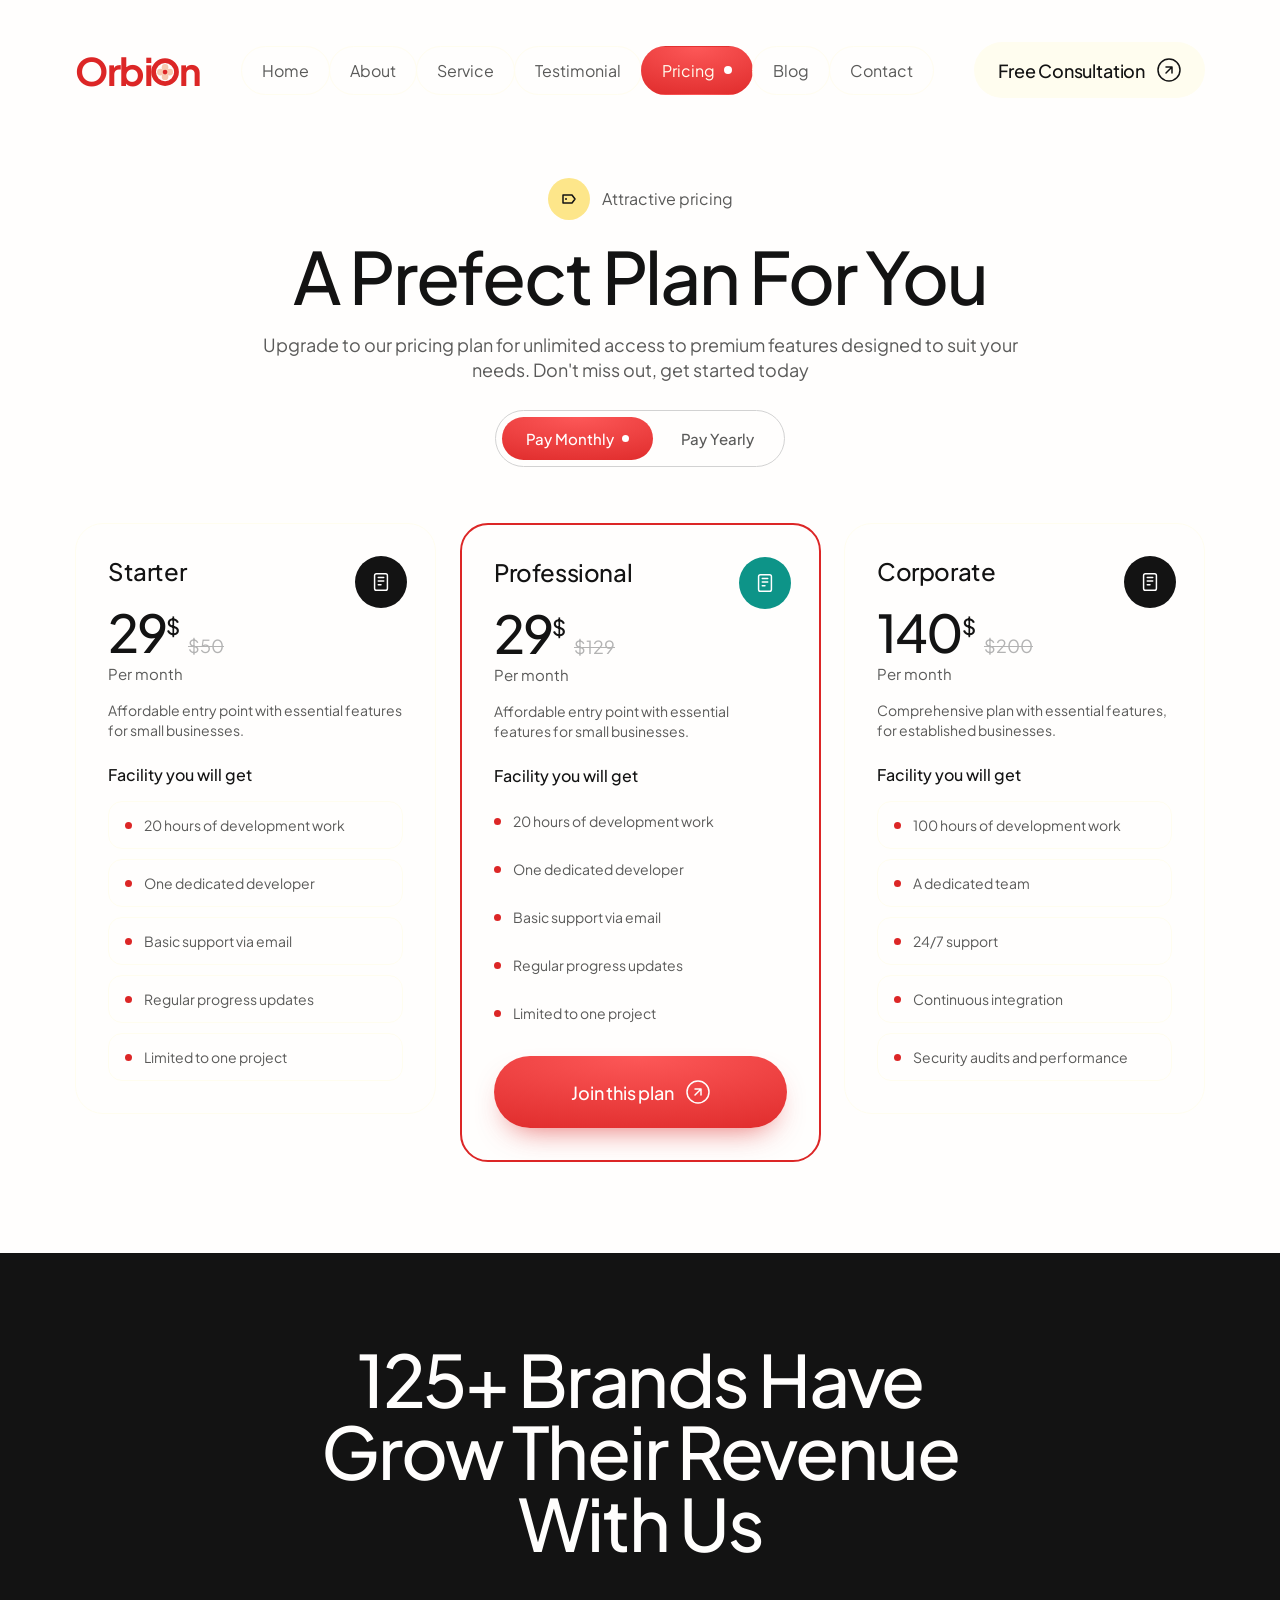
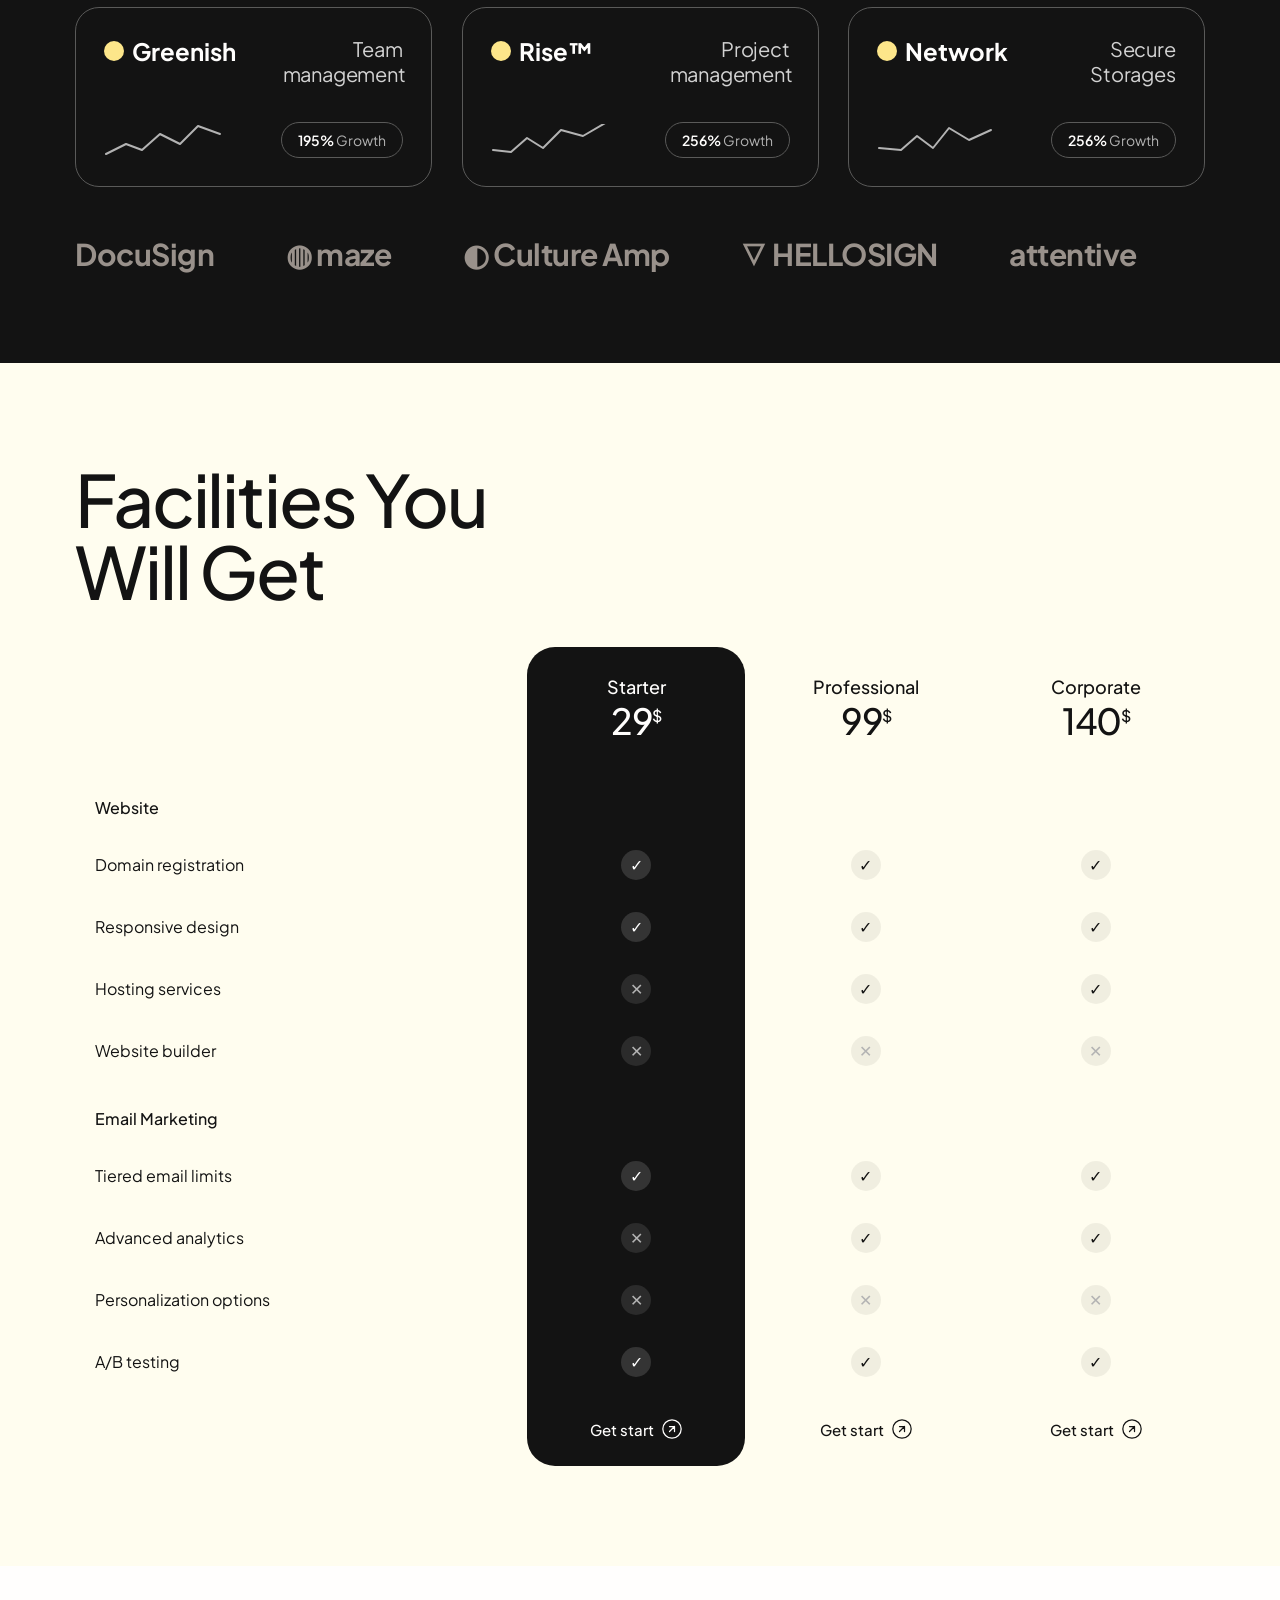
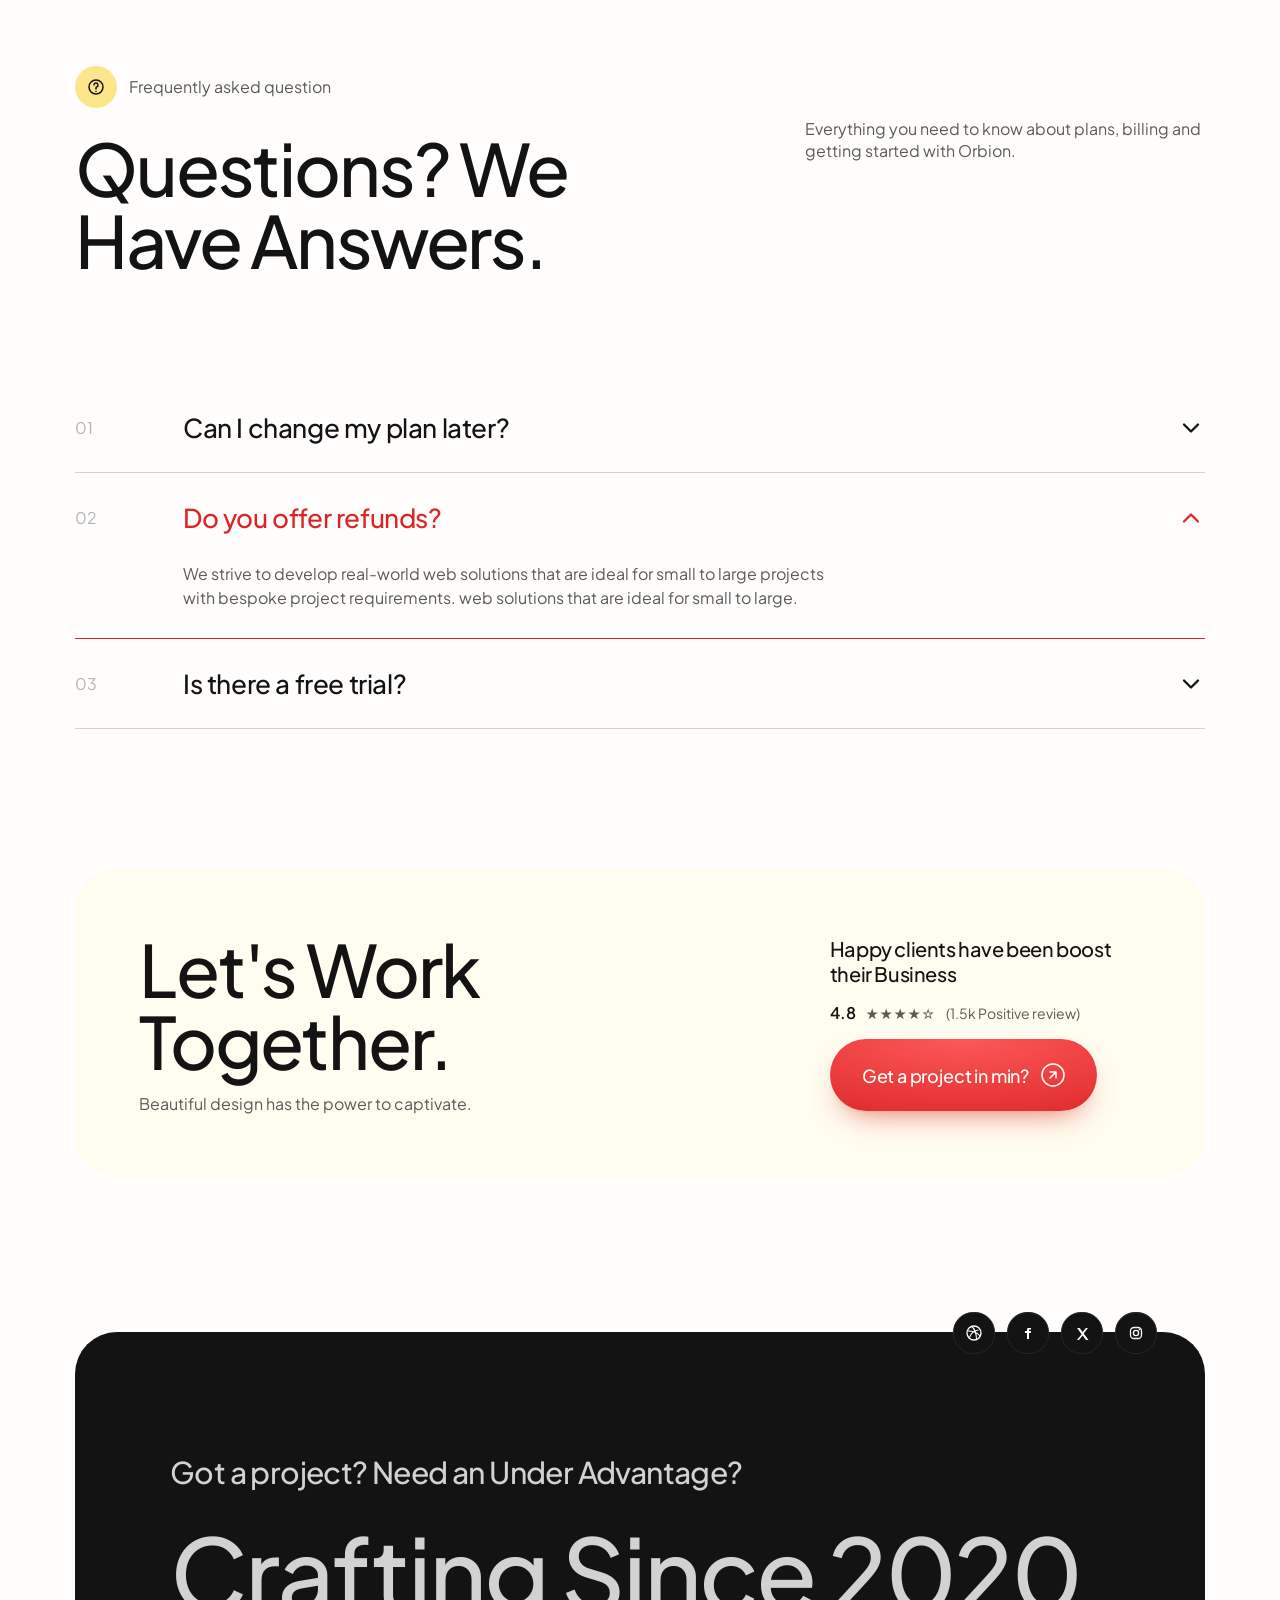
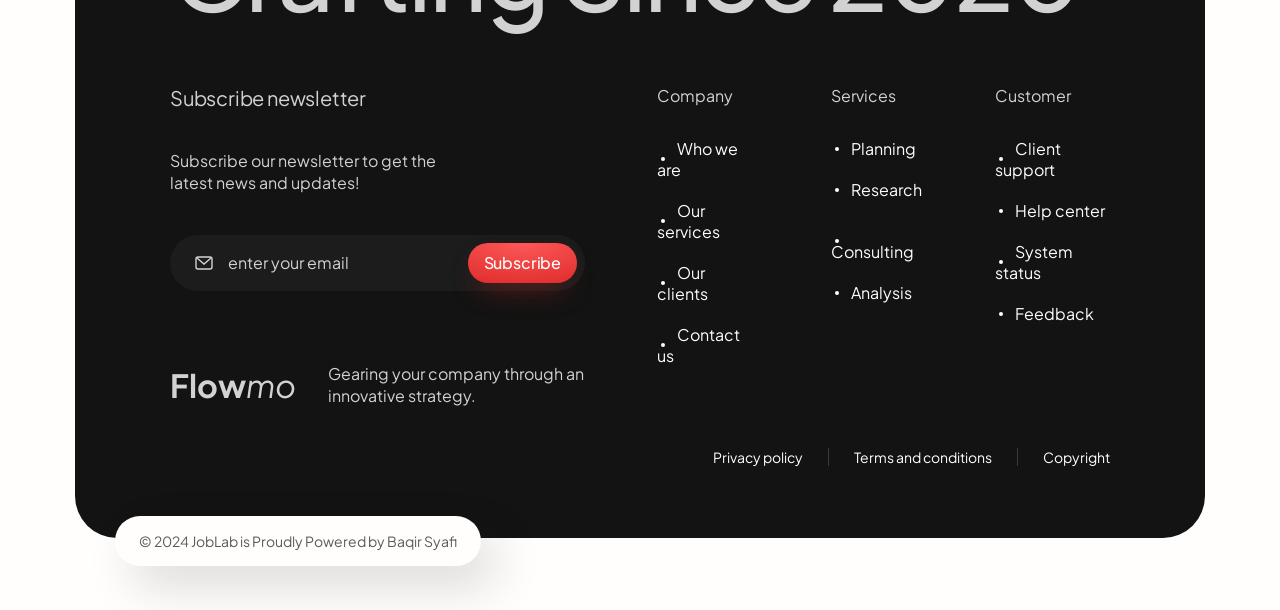
<file: pricing.html>
<!DOCTYPE html>
<html lang="en">
<head>
  <meta charset="UTF-8" />
  <meta name="viewport" content="width=device-width, initial-scale=1.0" />
  <title>Orbion — Pricing</title>
  <meta name="description" content="A perfect plan for you — simple, transparent pricing for teams of every size." />
  <link rel="preconnect" href="https://fonts.googleapis.com" />
  <link rel="preconnect" href="https://fonts.gstatic.com" crossorigin />
  <link rel="stylesheet" href="css/styles.css" />
</head>
<body data-page="pricing">
<div class="page">
  <div id="site-nav"></div>

  <!-- Pricing -->
  <section class="pricing">
    <div class="pricing__head">
      <div class="badge"><span class="badge__dot"><svg viewBox="0 0 18 18" fill="none"><path d="M3 5h9l3 4-3 4H3z" stroke="#131313" stroke-width="1.5" stroke-linejoin="round"/><circle cx="6" cy="9" r="1" fill="#131313"/></svg></span><span class="badge__label">Attractive pricing</span></div>
      <h2 class="h-72">A Prefect Plan For You</h2>
      <p class="body">Upgrade to our pricing plan for unlimited access to premium features designed to suit your needs. Don't miss out, get started today</p>
      <div class="billing">
        <button class="is-active" data-mode="monthly">Pay Monthly</button>
        <button data-mode="yearly">Pay Yearly</button>
      </div>
    </div>

    <div class="plans">
      <div class="plan">
        <span class="plan__ic"><svg viewBox="0 0 24 24" fill="none" width="22" height="22"><rect x="5" y="3" width="14" height="18" rx="2" stroke="currentColor" stroke-width="1.6"/><path d="M9 7h6M9 11h6M9 15h3" stroke="currentColor" stroke-width="1.6" stroke-linecap="round"/></svg></span>
        <h3>Starter</h3>
        <div class="plan__price"><span class="amt" data-m="29" data-y="290">29<sup>$</sup></span><span class="old">$50</span></div>
        <p class="plan__per">Per month</p>
        <p class="plan__desc">Affordable entry point with essential features for small businesses.</p>
        <h4>Facility you will get</h4>
        <ul class="plan__feats"><li>20 hours of development work</li><li>One dedicated developer</li><li>Basic support via email</li><li>Regular progress updates</li><li>Limited to one project</li></ul>
        <a href="contact.html" class="btn btn--primary plan__btn">Choose plan</a>
      </div>

      <div class="plan plan--pro">
        <span class="plan__ic"><svg viewBox="0 0 24 24" fill="none" width="22" height="22"><rect x="5" y="3" width="14" height="18" rx="2" stroke="currentColor" stroke-width="1.6"/><path d="M9 7h6M9 11h6M9 15h3" stroke="currentColor" stroke-width="1.6" stroke-linecap="round"/></svg></span>
        <h3>Professional</h3>
        <div class="plan__price"><span class="amt" data-m="29" data-y="290">29<sup>$</sup></span><span class="old">$129</span></div>
        <p class="plan__per">Per month</p>
        <p class="plan__desc">Affordable entry point with essential features for small businesses.</p>
        <h4>Facility you will get</h4>
        <ul class="plan__feats"><li>20 hours of development work</li><li>One dedicated developer</li><li>Basic support via email</li><li>Regular progress updates</li><li>Limited to one project</li></ul>
        <a href="contact.html" class="btn btn--primary plan__btn">Join this plan
          <svg viewBox="0 0 24 24" fill="none"><circle cx="12" cy="12" r="11" stroke="currentColor" stroke-width="1.5"/><path d="M9 9h6v6M9 15l6-6" stroke="currentColor" stroke-width="1.5" stroke-linecap="round" stroke-linejoin="round"/></svg>
        </a>
      </div>

      <div class="plan">
        <span class="plan__ic"><svg viewBox="0 0 24 24" fill="none" width="22" height="22"><rect x="5" y="3" width="14" height="18" rx="2" stroke="currentColor" stroke-width="1.6"/><path d="M9 7h6M9 11h6M9 15h3" stroke="currentColor" stroke-width="1.6" stroke-linecap="round"/></svg></span>
        <h3>Corporate</h3>
        <div class="plan__price"><span class="amt" data-m="140" data-y="1400">140<sup>$</sup></span><span class="old">$200</span></div>
        <p class="plan__per">Per month</p>
        <p class="plan__desc">Comprehensive plan with essential features, for established businesses.</p>
        <h4>Facility you will get</h4>
        <ul class="plan__feats"><li>100 hours of development work</li><li>A dedicated team</li><li>24/7 support</li><li>Continuous integration</li><li>Security audits and performance</li></ul>
        <a href="contact.html" class="btn btn--primary plan__btn">Choose plan</a>
      </div>
    </div>
  </section>

  <!-- Brand growth -->
  <section class="brandgrow">
    <h2 class="h-72">125+ brands have grow their revenue with us</h2>
    <div class="tst__stats" style="width:100%;max-width:1290px">
      <div class="stat-card"><div class="stat-card__top"><span class="stat-card__brand"><i class="dot"></i>Greenish</span><span class="stat-card__label">Team management</span></div><div class="stat-card__bottom"><svg class="stat-card__spark" viewBox="0 0 120 34" fill="none"><path d="M2 30 22 20l16 6 18-16 20 10 18-18 22 8" stroke="currentColor" stroke-width="2" stroke-linecap="round" stroke-linejoin="round"/></svg><span class="stat-card__growth"><b>195%</b> Growth</span></div></div>
      <div class="stat-card"><div class="stat-card__top"><span class="stat-card__brand"><i class="dot"></i>Rise™</span><span class="stat-card__label">Project management</span></div><div class="stat-card__bottom"><svg class="stat-card__spark" viewBox="0 0 120 34" fill="none"><path d="M2 26 20 28l16-14 16 10 18-18 22 6 24-14" stroke="currentColor" stroke-width="2" stroke-linecap="round" stroke-linejoin="round"/></svg><span class="stat-card__growth"><b>256%</b> Growth</span></div></div>
      <div class="stat-card"><div class="stat-card__top"><span class="stat-card__brand"><i class="dot"></i>Network</span><span class="stat-card__label">Secure Storages</span></div><div class="stat-card__bottom"><svg class="stat-card__spark" viewBox="0 0 120 34" fill="none"><path d="M2 24 24 26 40 12l16 12 16-20 20 12 22-10" stroke="currentColor" stroke-width="2" stroke-linecap="round" stroke-linejoin="round"/></svg><span class="stat-card__growth"><b>256%</b> Growth</span></div></div>
    </div>
    <div class="logos" style="width:100%;background:transparent;padding:0"><div class="logos__track" style="opacity:.6"><span class="logo-item" style="color:#f3e7dc">DocuSign</span><span class="logo-item" style="color:#f3e7dc">◍ maze</span><span class="logo-item" style="color:#f3e7dc">◐ Culture Amp</span><span class="logo-item" style="color:#f3e7dc">▽ HELLOSIGN</span><span class="logo-item" style="color:#f3e7dc">attentive</span><span class="logo-item" style="color:#f3e7dc">DocuSign</span><span class="logo-item" style="color:#f3e7dc">◍ maze</span><span class="logo-item" style="color:#f3e7dc">◐ Culture Amp</span><span class="logo-item" style="color:#f3e7dc">▽ HELLOSIGN</span><span class="logo-item" style="color:#f3e7dc">attentive</span></div></div>
  </section>

  <!-- Facilities comparison -->
  <section class="facilities">
    <h2 class="h-72">Facilities you will get</h2>
    <div class="factable-wrap">
      <table class="factable">
        <thead><tr>
          <th></th>
          <th><div class="pname">Starter</div><div class="pprice">29<sup>$</sup></div></th>
          <th><div class="pname">Professional</div><div class="pprice">99<sup>$</sup></div></th>
          <th><div class="pname">Corporate</div><div class="pprice">140<sup>$</sup></div></th>
        </tr></thead>
        <tbody>
          <tr class="cat"><td>Website</td><td></td><td></td><td></td></tr>
          <tr><td>Domain registration</td><td><span class="mk mk--y">✓</span></td><td><span class="mk mk--y">✓</span></td><td><span class="mk mk--y">✓</span></td></tr>
          <tr><td>Responsive design</td><td><span class="mk mk--y">✓</span></td><td><span class="mk mk--y">✓</span></td><td><span class="mk mk--y">✓</span></td></tr>
          <tr><td>Hosting services</td><td><span class="mk mk--n">✕</span></td><td><span class="mk mk--y">✓</span></td><td><span class="mk mk--y">✓</span></td></tr>
          <tr><td>Website builder</td><td><span class="mk mk--n">✕</span></td><td><span class="mk mk--n">✕</span></td><td><span class="mk mk--n">✕</span></td></tr>
          <tr class="cat"><td>Email Marketing</td><td></td><td></td><td></td></tr>
          <tr><td>Tiered email limits</td><td><span class="mk mk--y">✓</span></td><td><span class="mk mk--y">✓</span></td><td><span class="mk mk--y">✓</span></td></tr>
          <tr><td>Advanced analytics</td><td><span class="mk mk--n">✕</span></td><td><span class="mk mk--y">✓</span></td><td><span class="mk mk--y">✓</span></td></tr>
          <tr><td>Personalization options</td><td><span class="mk mk--n">✕</span></td><td><span class="mk mk--n">✕</span></td><td><span class="mk mk--n">✕</span></td></tr>
          <tr><td>A/B testing</td><td><span class="mk mk--y">✓</span></td><td><span class="mk mk--y">✓</span></td><td><span class="mk mk--y">✓</span></td></tr>
          <tr>
            <td></td>
            <td><a href="contact.html" class="startbtn">Get start <svg viewBox="0 0 24 24" fill="none"><circle cx="12" cy="12" r="11" stroke="currentColor" stroke-width="1.5"/><path d="M9 9h6v6M9 15l6-6" stroke="currentColor" stroke-width="1.5" stroke-linecap="round" stroke-linejoin="round"/></svg></a></td>
            <td><a href="contact.html" class="startbtn">Get start <svg viewBox="0 0 24 24" fill="none"><circle cx="12" cy="12" r="11" stroke="currentColor" stroke-width="1.5"/><path d="M9 9h6v6M9 15l6-6" stroke="currentColor" stroke-width="1.5" stroke-linecap="round" stroke-linejoin="round"/></svg></a></td>
            <td><a href="contact.html" class="startbtn">Get start <svg viewBox="0 0 24 24" fill="none"><circle cx="12" cy="12" r="11" stroke="currentColor" stroke-width="1.5"/><path d="M9 9h6v6M9 15l6-6" stroke="currentColor" stroke-width="1.5" stroke-linecap="round" stroke-linejoin="round"/></svg></a></td>
          </tr>
        </tbody>
      </table>
    </div>
  </section>

  <!-- FAQ -->
  <section class="faqx">
    <div class="pagehead__row">
      <div class="pagehead__left">
        <div class="badge"><span class="badge__dot"><svg viewBox="0 0 18 18" fill="none"><circle cx="9" cy="9" r="7" stroke="#131313" stroke-width="1.5"/><path d="M7 7a2 2 0 1 1 2.6 1.9c-.4.2-.6.5-.6 1V11" stroke="#131313" stroke-width="1.5" stroke-linecap="round"/><circle cx="9" cy="13.5" r=".8" fill="#131313"/></svg></span><span class="badge__label">Frequently asked question</span></div>
        <h2 class="h-72" style="margin-top:24px">Questions? We Have Answers.</h2>
      </div>
      <div class="pagehead__right" style="padding-top:52px"><p class="body-m">Everything you need to know about plans, billing and getting started with Orbion.</p></div>
    </div>
    <div class="faqx__list">
      <div class="qarow"><button class="qarow__head"><span class="qarow__num">01</span><span class="qarow__q">Can I change my plan later?</span><svg class="qarow__chev" viewBox="0 0 24 24" fill="none"><path d="m6 9 6 6 6-6" stroke="currentColor" stroke-width="2" stroke-linecap="round" stroke-linejoin="round"/></svg></button><div class="qarow__body"><div><p>Yes — upgrade or downgrade at any time. Changes take effect on your next billing cycle and any difference is prorated.</p></div></div></div>
      <div class="qarow is-open"><button class="qarow__head"><span class="qarow__num">02</span><span class="qarow__q">Do you offer refunds?</span><svg class="qarow__chev" viewBox="0 0 24 24" fill="none"><path d="m6 9 6 6 6-6" stroke="currentColor" stroke-width="2" stroke-linecap="round" stroke-linejoin="round"/></svg></button><div class="qarow__body"><div><p>We strive to develop real-world web solutions that are ideal for small to large projects with bespoke project requirements. web solutions that are ideal for small to large.</p></div></div></div>
      <div class="qarow"><button class="qarow__head"><span class="qarow__num">03</span><span class="qarow__q">Is there a free trial?</span><svg class="qarow__chev" viewBox="0 0 24 24" fill="none"><path d="m6 9 6 6 6-6" stroke="currentColor" stroke-width="2" stroke-linecap="round" stroke-linejoin="round"/></svg></button><div class="qarow__body"><div><p>Reach out for a free consultation — we'll scope your project and show you exactly what each plan delivers before you commit.</p></div></div></div>
    </div>
  </section>

  <!-- CTA band -->
  <section class="ctaband">
    <div class="ctaband__inner">
      <div class="ctaband__left">
        <h2 class="h-72">Let's Work Together.</h2>
        <p>Beautiful design has the power to captivate.</p>
      </div>
      <div class="ctaband__right rating">
        <h4>Happy clients have been boost their Business</h4>
        <div class="rating__row"><b>4.8</b><span class="rating__stars">★★★★☆</span><span>(1.5k Positive review)</span></div>
        <a href="contact.html" class="btn btn--primary">Get a project in min?
          <svg viewBox="0 0 24 24" fill="none"><circle cx="12" cy="12" r="11" stroke="currentColor" stroke-width="1.5"/><path d="M9 9h6v6M9 15l6-6" stroke="currentColor" stroke-width="1.5" stroke-linecap="round" stroke-linejoin="round"/></svg>
        </a>
      </div>
    </div>
  </section>

  <div id="site-footer"></div>
</div>
<script src="js/layout.js"></script>
<script src="js/script.js"></script>
</body>
</html>
</file>
<file: css/styles.css>
/* =========================================================================
   Orbion — Agency Website (Home / Desktop)
   Built to match the Figma design "Orbion Agency Website design".
   Design tokens are lifted directly from the Figma variable definitions.
   ========================================================================= */

/* ----- Fonts ----------------------------------------------------------- */
/* Primary: General Sans (Fontshare). Fallback: Plus Jakarta Sans (Google). */
@import url("https://api.fontshare.com/v2/css?f[]=general-sans@400,500,600,700&display=swap");
@import url("https://fonts.googleapis.com/css2?family=Plus+Jakarta+Sans:wght@400;500;600;700&display=swap");

/* ----- Design tokens --------------------------------------------------- */
:root {
  /* Palette */
  --ruby-rush: #dc2626;
  --red-hi: #fd5858;
  --red-mid: #ec3f3f;
  --light-cream: #fffdef;
  --warmth-white: #fffefd;
  --butter-yellow: #fde68a;
  --jade-ocean: #0d9488;
  --green: #0cbb52;
  --soft-peach: #fbd3bd;
  --dark-gray: #5a5a59;
  --black: #131313;
  --eerie-black: #1c1c1c;
  --near-black: #0e0e14;
  --light-gray: #d2d2d2;
  --medium-gray: #b3b3b3;

  /* Brand gradient (buttons / accents) — approximates the Figma radial */
  --grad-red: radial-gradient(120% 130% at 50% 0%, var(--red-hi) 0%, var(--red-mid) 50%, var(--ruby-rush) 100%);

  /* Type */
  --font: "General Sans", "Plus Jakarta Sans", -apple-system, BlinkMacSystemFont,
    "Segoe UI", Roboto, Helvetica, Arial, sans-serif;

  /* Layout */
  --page-w: 1440px;
  --gutter: 75px;
  --radius-lg: 42px;
  --radius-md: 32px;
}

/* ----- Reset ----------------------------------------------------------- */
*,
*::before,
*::after { box-sizing: border-box; }

html { scroll-behavior: smooth; overflow-x: hidden; }

body {
  margin: 0;
  font-family: var(--font);
  color: var(--black);
  background: var(--warmth-white);
  -webkit-font-smoothing: antialiased;
  text-rendering: optimizeLegibility;
  overflow-x: hidden;
}

img { display: block; max-width: 100%; }
a { color: inherit; text-decoration: none; }
ul { margin: 0; padding: 0; list-style: none; }
button { font-family: inherit; cursor: pointer; border: none; background: none; }

/* Page wrapper keeps everything centred at the 1440 design width */
.page { width: 100%; max-width: var(--page-w); margin-inline: auto; }

section, .nav { position: relative; }

/* ----- Shared atoms ---------------------------------------------------- */
.badge {
  display: inline-flex;
  align-items: center;
  gap: 12px;
}
.badge__dot {
  width: 42px;
  height: 42px;
  border-radius: 50px;
  background: var(--butter-yellow);
  display: grid;
  place-items: center;
  flex: none;
}
.badge__dot svg { width: 18px; height: 18px; }
.badge__label { font-size: 16px; color: var(--dark-gray); line-height: 1.4; }

.eyebrow { /* section label used on dark bg variations */ }

/* Buttons */
.btn {
  display: inline-flex;
  align-items: center;
  gap: 12px;
  height: 72px;
  padding: 0 32px;
  border-radius: 90px;
  font-weight: 500;
  font-size: 18px;
  letter-spacing: -0.18px;
  white-space: nowrap;
  transition: transform .18s ease, box-shadow .18s ease, filter .18s ease;
}
.btn svg { width: 24px; height: 24px; flex: none; }
.btn--primary { background: var(--grad-red); color: var(--warmth-white); box-shadow: 0 14px 30px -14px rgba(220,38,38,.7); }
.btn--primary:hover { transform: translateY(-2px); box-shadow: 0 20px 38px -14px rgba(220,38,38,.75); }
.btn--cream { background: var(--light-cream); color: var(--black); }
.btn--cream:hover { transform: translateY(-2px); }
.btn--sm { height: 40px; padding: 0 16px; font-size: 16px; }

.heading-display { font-weight: 500; letter-spacing: -3px; line-height: 1; text-transform: capitalize; }
.h-72 { font-size: 72px; font-weight: 500; letter-spacing: -2.16px; line-height: 1; text-transform: capitalize; }
.h-42 { font-size: 42px; font-weight: 500; letter-spacing: -1.26px; line-height: 1; text-transform: capitalize; }
.h-38 { font-size: 38px; font-weight: 500; letter-spacing: -.76px; line-height: 1; }
.h-30 { font-size: 30px; font-weight: 500; letter-spacing: -.6px; line-height: 1; }
.body { font-size: 18px; line-height: 1.4; color: var(--dark-gray); }
.body-m { font-size: 16px; line-height: 1.4; color: var(--dark-gray); }

/* Image placeholder: a brand-tinted gradient sits behind a real photo.
   If the photo can't load, the gradient remains as an intentional fill. */
.ph { position: relative; overflow: hidden; background: linear-gradient(135deg, #efe7dc, #e4d6c8); }
.ph > img { position: absolute; inset: 0; width: 100%; height: 100%; object-fit: cover; }
.ph--dark { background: linear-gradient(150deg, #232323, #101010); }
.ph--green { background: linear-gradient(150deg, #2f6f4f, #16351f); }
.ph--peach { background: linear-gradient(150deg, #f6c9ad, #e79c74); }

/* =========================================================================
   1. NAVIGATION
   ========================================================================= */
.nav {
  display: flex;
  align-items: center;
  justify-content: space-between;
  padding: 42px var(--gutter) 0;
  background: var(--warmth-white);
}
.brand { display: inline-flex; align-items: center; font-weight: 700; font-size: 38px; letter-spacing: -1.5px; color: var(--ruby-rush); }
.brand__o { width: .74em; height: .74em; margin: 0 -.015em; position: relative; top: .06em; flex: none; }
.nav__links { display: flex; align-items: center; }
.nav__links a {
  padding: 13px 20px;
  border-radius: 58px;
  border: 1px solid var(--light-cream);
  font-size: 16px;
  color: var(--dark-gray);
  margin-left: -1px;
  transition: background .2s ease, color .2s ease;
}
.nav__links a:first-child { margin-left: 0; }
.nav__links a:hover { background: var(--light-cream); }
.nav__links a.is-active {
  background: var(--grad-red);
  color: var(--light-cream);
  border-color: transparent;
  display: inline-flex;
  align-items: center;
  gap: 9px;
}
.nav__links a.is-active::after { content: ""; width: 8px; height: 8px; border-radius: 50%; background: #fff; }
.nav__cta {
  display: inline-flex; align-items: center; gap: 12px;
  height: 56px; padding: 0 24px; border-radius: 90px;
  background: var(--light-cream); color: var(--black);
  font-weight: 500; font-size: 18px; letter-spacing: -.18px;
  transition: transform .18s ease;
}
.nav__cta:hover { transform: translateY(-2px); }
.nav__cta svg { width: 24px; height: 24px; }
.nav__right { display: flex; align-items: center; gap: 12px; }
/* Hamburger (tablet / mobile only) */
.nav__burger { display: none; width: 56px; height: 56px; border-radius: 18px; background: var(--butter-yellow); place-items: center; flex: none; }
.nav__burger span { display: block; width: 20px; height: 2px; margin: 2.5px 0; border-radius: 2px; background: var(--black); transition: transform .3s ease, opacity .2s ease; }
.nav.is-open .nav__burger span:nth-child(1) { transform: translateY(4.5px) rotate(45deg); }
.nav.is-open .nav__burger span:nth-child(2) { opacity: 0; }
.nav.is-open .nav__burger span:nth-child(3) { transform: translateY(-4.5px) rotate(-45deg); }

/* =========================================================================
   2. HERO / HEADER
   ========================================================================= */
.hero {
  display: flex;
  align-items: flex-start;
  gap: 40px;
  padding: 36px var(--gutter) 0;
  background: var(--warmth-white);
}
.hero__text { flex: 1 0 0; min-width: 0; padding-top: 42px; display: flex; flex-direction: column; gap: 32px; }
.hero__title { position: relative; }
.hero__title h1 { margin: 0; font-size: 100px; font-weight: 500; letter-spacing: -3px; line-height: 1; text-transform: capitalize; color: var(--black); }
.hero__underline { position: absolute; left: 6%; bottom: 74px; width: 42%; height: 14px; color: var(--butter-yellow); }
.hero__underline svg { width: 100%; height: 100%; }
.hero__buttons { display: flex; gap: 8px; margin-top: 24px; }
.hero__sub { font-size: 14px; line-height: 1.4; color: var(--dark-gray); max-width: 360px; }

.hero__art { position: relative; width: 609px; height: 695px; flex: none; }
/* main portrait photo */
.hero__portrait {
  position: absolute; right: -6px; top: 101px;
  width: 385px; height: 441px; border-radius: 90px 90px 90px 12px;
}
/* dark stats card */
.stats-card {
  position: absolute; left: 0; top: 59px; width: 200px; height: 280px;
  background: var(--black); border-radius: 32px; padding: 24px; color: var(--warmth-white);
  box-shadow: inset 0 -4px 0 0 rgba(55,54,54,.25), inset 0 4px 0 0 rgba(255,255,255,.05);
}
.stats-card__big { font-weight: 500; font-size: 72px; letter-spacing: -2.16px; line-height: 1; text-shadow: 0 4px 0 rgba(0,0,0,.25); }
.stats-card__big sup { font-size: 30px; letter-spacing: -.6px; top: -1.2em; }
.stats-card__note { font-size: 14px; line-height: 1.4; color: #898989; margin-top: 8px; }
.stats-card__bars { display: flex; align-items: flex-end; gap: 8px; height: 82px; margin-top: 16px; }
.stats-card__bars i { flex: 1; border-radius: 32px; background: var(--grad-red); }
.stats-card__bars i.mut { background: #262626; }
/* small green leaf badge on stats card */
.stats-card__leaf {
  position: absolute; right: 8px; top: -35px; width: 94px; height: 94px;
  border-radius: 24px; background: var(--green); overflow: hidden;
  box-shadow: -10px 26px 55px 0 rgba(19,19,19,.16);
}
/* decided quality card */
.quality-card {
  position: absolute; left: 89px; top: 428px; width: 220px; height: 220px;
  background: var(--warmth-white); border-radius: 42px; padding: 30px;
  box-shadow: 16px 22px 120px 0 rgba(35,35,35,.1);
}
.quality-card__num { font-size: 16px; opacity: .6; }
.quality-card__title { font-weight: 500; font-size: 30px; letter-spacing: -.6px; line-height: 1; margin-top: 78px; max-width: 116px; }
.quality-card__icon {
  position: absolute; right: 24px; top: 24px; width: 80px; height: 80px; border-radius: 58px;
  background: var(--jade-ocean); display: grid; place-items: center;
  box-shadow: 0 4px 2.7px 0 rgba(0,212,126,.1);
}
.quality-card__icon svg { width: 32px; height: 32px; color: #fff; }
/* how it works */
.howto { position: absolute; left: 418px; top: 486px; display: flex; align-items: center; gap: 12px; }
.howto__play { width: 56px; height: 56px; border-radius: 58px; background: var(--grad-red); display: grid; place-items: center; box-shadow: 0 4px 2.7px 0 rgba(97,22,255,.1); }
.howto__play svg { width: 18px; height: 18px; color: #fff; }
.howto span { font-size: 20px; letter-spacing: -.2px; }
/* sparkle */
.hero__spark { position: absolute; left: 18px; top: 585px; width: 110px; height: 110px; color: var(--butter-yellow); transform: rotate(-12deg); }
.hero__swoosh { position: absolute; right: 30px; top: -6px; width: 150px; height: 70px; color: var(--butter-yellow); }

/* =========================================================================
   3 & 9. PARTNER LOGOS (marquee)
   ========================================================================= */
.logos { background: var(--warmth-white); padding: 64px 0; overflow: hidden; }
.logos__track {
  display: flex; align-items: center; gap: 72px; width: max-content;
  animation: marquee 32s linear infinite;
}
.logos--rev .logos__track { animation-direction: reverse; }
.logos:hover .logos__track { animation-play-state: paused; }
.logo-item { font-size: 30px; font-weight: 700; color: #1b1b1b; opacity: .55; white-space: nowrap; letter-spacing: -.5px; display: inline-flex; align-items: center; gap: 8px; }
@keyframes marquee { from { transform: translateX(0); } to { transform: translateX(-50%); } }

/* =========================================================================
   4. ABOUT US
   ========================================================================= */
.about {
  display: flex; align-items: center; gap: 64px;
  padding: 120px 72px; background: var(--light-cream);
  background-image:
    linear-gradient(rgba(19,19,19,.035) 1px, transparent 1px),
    linear-gradient(90deg, rgba(19,19,19,.035) 1px, transparent 1px);
  background-size: 96px 96px;
}
.about__art { position: relative; width: 668px; height: 595px; flex: none; }
.about__main { position: absolute; left: 0; top: 0; width: 440px; height: 595px; border-radius: 42px; }
.about__leaf { position: absolute; left: 464px; top: 133px; width: 204px; height: 161px; border-radius: 42px; }
.about__years {
  position: absolute; left: 228px; top: 133px; width: 226px; height: 161px;
  border-radius: 42px; background: var(--green); color: var(--warmth-white); padding: 39px 49px;
  box-shadow: inset 0 2px 0 0 rgba(255,255,255,.2), inset 0 -1px 0 1px rgba(0,0,0,.05);
}
.about__years b { display: block; font-weight: 500; font-size: 72px; letter-spacing: -2.16px; line-height: 1; text-transform: capitalize; }
.about__years span { font-weight: 500; font-size: 30px; letter-spacing: -.6px; }
.about__exp {
  position: absolute; left: 275px; top: 332px; display: flex; align-items: center; gap: 24px;
  background: rgba(255,255,255,.55); backdrop-filter: blur(6px); padding: 20px 28px 20px 20px; border-radius: 32px;
}
.about__exp .ic { width: 84px; height: 84px; border-radius: 24px; background: linear-gradient(136deg, #fff 8%, rgba(255,255,255,0) 91%); box-shadow: 0 0 0 .8px rgba(255,255,255,.6) inset; display: grid; place-items: center; }
.about__exp .ic svg { width: 40px; height: 40px; color: var(--ruby-rush); }
.about__exp b { font-weight: 500; font-size: 38px; line-height: 1; text-transform: capitalize; }
.about__text { flex: 1 0 0; min-width: 0; display: flex; flex-direction: column; gap: 54px; }
.about__text .stack { display: flex; flex-direction: column; gap: 32px; }
.about__text h2 { margin: 0; color: var(--black); }

/* =========================================================================
   5. RECENT WORK
   ========================================================================= */
.work { background: var(--black); padding: 120px var(--gutter); color: var(--warmth-white); }
.work__head { display: flex; flex-direction: column; gap: 24px; margin-bottom: 58px; }
.work__head .badge__label { color: var(--warmth-white); }
.work__head h2 { margin: 0; color: var(--light-cream); max-width: 578px; }
.work__grid { display: grid; grid-template-columns: minmax(0,1fr) minmax(0,1fr); gap: 56px; align-items: start; }
.work__col--right { margin-top: 80px; }
.work__col { display: flex; flex-direction: column; gap: 64px; }
.work-card { display: flex; flex-direction: column; gap: 24px; }
.work-card .ph { height: 480px; border-radius: 42px; width: 100%; }
.work-card__meta { display: flex; gap: 28px; }
.work-card__meta span { display: inline-flex; align-items: center; gap: 10px; font-weight: 500; font-size: 20px; letter-spacing: -.2px; color: var(--light-gray); }
.work-card__meta span::before { content: ""; width: 8px; height: 8px; border-radius: 50%; background: var(--ruby-rush); }
.work-card h3 { margin: 0; font-weight: 500; font-size: 38px; letter-spacing: -.76px; line-height: 1; text-transform: capitalize; color: var(--warmth-white); }
.work__cta { display: flex; flex-direction: column; gap: 42px; align-items: flex-start; margin-top: 20px; padding-left: 120px; }
.work__cta p { margin: 0; color: var(--light-gray); font-size: 16px; line-height: 1.4; }

/* =========================================================================
   6. SERVICES (accordion)
   ========================================================================= */
.services { display: grid; grid-template-columns: 1fr 1fr; column-gap: 75px; row-gap: 54px; align-items: start; padding: 120px var(--gutter); background: var(--warmth-white); }
.services__intro { grid-column: 1; grid-row: 1; min-width: 0; }
.services__intro .top { display: flex; flex-direction: column; gap: 24px; }
.services__intro h2 { margin: 0; color: var(--black); }
.services__cta { grid-column: 1; grid-row: 2; align-self: start; }
.services__list { grid-column: 2; grid-row: 1 / span 2; min-width: 0; display: flex; flex-direction: column; }
.acc { border-bottom: 1px solid var(--light-gray); }
.acc__head { width: 100%; display: flex; align-items: center; justify-content: space-between; padding: 0 0 24px; text-align: left; }
.acc:not(:first-child) .acc__head { padding-top: 48px; }
.acc__title { font-weight: 500; font-size: 42px; letter-spacing: -1.26px; line-height: 1; text-transform: capitalize; color: var(--black); transition: color .2s ease; }
.acc__chevron { width: 32px; height: 32px; flex: none; color: var(--black); transition: transform .3s ease; }
.acc__body { display: grid; grid-template-rows: 0fr; overflow: hidden; transition: grid-template-rows .35s ease; }
.acc__body-inner { min-height: 0; display: flex; gap: 32px; align-items: flex-start; }
.acc__desc { flex: 1 0 0; min-width: 0; display: flex; flex-direction: column; gap: 24px; }
.acc__desc p { margin: 0; font-size: 16px; line-height: 1.4; color: var(--dark-gray); }
.acc__media { position: relative; width: 262px; flex: none; }
.acc__media .ph { width: 262px; height: 182px; border-radius: 18px; }
.acc__tag { position: absolute; right: 8px; bottom: 6px; border: .8px solid var(--light-gray); background: var(--warmth-white); border-radius: 60px; padding: 6px 12px; font-weight: 500; font-size: 14px; color: var(--dark-gray); }
.acc.is-open { border-color: var(--ruby-rush); }
.acc.is-open .acc__title { color: var(--ruby-rush); font-size: 42px; }
.acc.is-open .acc__chevron { transform: rotate(180deg); color: var(--ruby-rush); }
.acc.is-open .acc__body { grid-template-rows: 1fr; padding-bottom: 24px; }
.acc.is-open .acc__body-inner { padding-top: 24px; }

/* =========================================================================
   7. PROCESS (carousel)
   ========================================================================= */
.process { background: var(--light-cream); padding: 120px 0; display: flex; flex-direction: column; gap: 64px; align-items: center; }
.process__head { width: 1290px; max-width: calc(100% - 150px); display: flex; align-items: flex-end; justify-content: space-between; gap: 40px; }
.process__head .left { display: flex; flex-direction: column; gap: 24px; }
.process__head h2 { margin: 0; max-width: 578px; color: var(--black); }
.process__head .right { width: 515px; display: flex; flex-direction: column; gap: 42px; }
.process__head .right p { margin: 0; font-size: 16px; line-height: 1.4; color: var(--dark-gray); }
.process__stage { position: relative; width: 100%; display: flex; gap: 24px; justify-content: center; align-items: center; overflow: hidden; }
.process__slide { flex: none; width: 720px; height: 482px; border-radius: 42px; position: relative; }
.process__slide--center { width: 850px; }
.process__slide--center .caption { position: absolute; left: 40px; bottom: 44px; font-weight: 500; font-size: 30px; letter-spacing: -.6px; color: var(--warmth-white); }
.process__slide--center::after { content: ""; position: absolute; inset: 0; border-radius: 42px; background: linear-gradient(to top, rgba(0,0,0,.55), transparent 45%); }
.process__nav { position: absolute; top: 50%; transform: translateY(-50%); width: 70px; height: 70px; border-radius: 50%; display: grid; place-items: center; border: 2px solid var(--warmth-white); z-index: 3; }
.process__nav svg { width: 24px; height: 24px; }
.process__nav--prev { left: 220px; background: var(--light-cream); color: var(--black); }
.process__nav--next { right: 220px; background: var(--grad-red); color: #fff; }

/* =========================================================================
   8. TESTIMONIALS
   ========================================================================= */
.tst { background: var(--black); padding: 120px var(--gutter) 64px; display: flex; flex-direction: column; gap: 64px; align-items: center; color: var(--warmth-white); }
.tst__head { width: 1017px; max-width: 100%; display: flex; flex-direction: column; gap: 24px; align-items: center; text-align: center; }
.tst__head .badge__label { color: var(--light-cream); }
.tst__head h2 { margin: 0; color: var(--warmth-white); }
.tst__stats { display: flex; gap: 30px; width: 100%; }
.stat-card { flex: 1 0 0; border: .8px solid var(--dark-gray); border-radius: 24px; padding: 28px; display: flex; flex-direction: column; gap: 22px; min-height: 180px; justify-content: space-between; }
.stat-card__top { display: flex; align-items: flex-start; justify-content: space-between; gap: 16px; }
.stat-card__brand { font-weight: 700; font-size: 24px; color: var(--warmth-white); display: inline-flex; align-items: center; gap: 8px; }
.stat-card__brand .dot { width: 20px; height: 20px; border-radius: 50%; background: var(--butter-yellow); }
.stat-card__label { font-size: 20px; letter-spacing: -.2px; color: var(--light-gray); text-align: right; max-width: 120px; }
.stat-card__bottom { display: flex; align-items: flex-end; justify-content: space-between; gap: 16px; }
.stat-card__spark { width: 120px; height: 34px; color: var(--medium-gray); }
.stat-card__growth { border: .8px solid var(--dark-gray); border-radius: 60px; padding: 8px 16px; font-size: 14px; color: var(--medium-gray); white-space: nowrap; }
.stat-card__growth b { color: var(--warmth-white); font-weight: 600; }

.tst__grid { display: grid; grid-template-columns: repeat(3, minmax(0,1fr)); gap: 32px; align-items: start; width: 100%; }
.tst__col { display: flex; flex-direction: column; gap: 32px; }
.tst__col--mid { margin-top: 0; }
.tcard { background: var(--black); border: 1px solid var(--dark-gray); border-radius: 32px; padding: 32px; display: flex; flex-direction: column; gap: 40px; }
.tcard__quote { font-size: 20px; letter-spacing: -.2px; line-height: 1.2; color: var(--light-gray); }
.tcard__foot { display: flex; align-items: center; justify-content: space-between; gap: 16px; }
.tcard__author { display: flex; align-items: center; gap: 12px; }
.tcard__avatar { width: 42px; height: 42px; border-radius: 50%; background: #e2ccbf; overflow: hidden; flex: none; }
.tcard__name { font-weight: 600; font-size: 20px; color: var(--warmth-white); line-height: 1.2; }
.tcard__logo { font-weight: 700; font-size: 18px; color: var(--warmth-white); display: inline-flex; align-items: center; gap: 6px; opacity: .9; }
.tcard__logo .dot { width: 16px; height: 16px; border-radius: 50%; background: var(--butter-yellow); }

/* =========================================================================
   10. CREATIVE SOLUTION
   ========================================================================= */
.creative { position: relative; background: var(--warmth-white); padding: 100px var(--gutter) 64px; display: flex; justify-content: center; }
.creative::before { content: ""; position: absolute; left: 0; top: 0; width: 100%; height: 462px; background: var(--black); }
.creative__card { position: relative; width: 1290px; max-width: 100%; }
.creative__img { width: 100%; height: 700px; border-radius: 42px; }
.creative__img::after { content: ""; position: absolute; inset: 0; border-radius: 42px; background: linear-gradient(90deg, rgba(0,0,0,.15), rgba(0,0,0,.45)); }
.creative__text { position: absolute; right: 64px; top: 64px; width: 488px; color: var(--warmth-white); display: flex; flex-direction: column; gap: 24px; z-index: 2; }
.creative__text h2 { margin: 0; font-weight: 500; font-size: 42px; letter-spacing: -1.26px; line-height: 1; text-transform: capitalize; }
.creative__text p { margin: 0; font-size: 16px; line-height: 1.4; }
.creative__actions { position: absolute; left: 0; bottom: -36px; display: flex; gap: 10px; z-index: 2; }
.play-pill { display: inline-flex; align-items: center; gap: 12px; height: 74px; padding: 0 28px 0 4px; border-radius: 60px; border: 1px solid var(--light-gray); background: var(--warmth-white); font-size: 18px; color: var(--black); }
.play-pill .knob { width: 66px; height: 66px; border-radius: 50%; background: var(--butter-yellow); display: grid; place-items: center; box-shadow: 4px 20px 78px 0 rgba(0,0,0,.16); }
.play-pill .knob svg { width: 18px; height: 18px; color: var(--black); }

/* =========================================================================
   11. ARTICLES
   ========================================================================= */
.articles { background: var(--warmth-white); padding: 64px var(--gutter); display: flex; flex-direction: column; gap: 64px; }
.articles__head { display: flex; align-items: flex-end; justify-content: space-between; gap: 40px; }
.articles__head .left { display: flex; flex-direction: column; gap: 24px; }
.articles__head h2 { margin: 0; color: var(--black); }
.articles__arrows { display: flex; gap: 24px; }
.round-btn { width: 70px; height: 70px; border-radius: 50%; display: grid; place-items: center; }
.round-btn svg { width: 24px; height: 24px; }
.round-btn--cream { background: var(--light-cream); color: var(--black); }
.round-btn--red { background: var(--grad-red); color: #fff; }
.articles__grid { display: grid; grid-template-columns: repeat(3, minmax(0,1fr)); gap: 32px; }
.article-card, .article-card__body { min-width: 0; }
.article-card__body h3, .article-card__body p { max-width: 100%; }
.article-card { display: flex; flex-direction: column; gap: 32px; }
.article-card .ph { width: 100%; height: 347px; border-radius: 24px; }
.article-card .thumb { position: relative; }
.article-card__tags { position: absolute; left: 16px; bottom: 16px; display: flex; align-items: center; }
.article-card__tags .av { width: 42px; height: 42px; border-radius: 50%; background: var(--butter-yellow); overflow: hidden; margin-right: -6px; z-index: 2; }
.article-card__tags .tag { height: 42px; display: inline-flex; align-items: center; padding: 0 20px; border: .8px solid var(--soft-peach); border-radius: 60px; background: var(--warmth-white); font-weight: 500; font-size: 14px; color: var(--black); }
.article-card__tags .tag + .tag { margin-left: -1px; }
.article-card__body { display: flex; flex-direction: column; gap: 20px; }
.article-card__body h3 { margin: 0; font-weight: 500; font-size: 30px; letter-spacing: -.6px; line-height: 1; opacity: .9; }
.article-card__body p { margin: 0; font-size: 16px; line-height: 1.4; color: var(--dark-gray); white-space: nowrap; overflow: hidden; text-overflow: ellipsis; }

/* =========================================================================
   12. FOOTER
   ========================================================================= */
.footer { background: var(--warmth-white); padding: 64px var(--gutter) 72px; }
.footer__card { position: relative; background: var(--black); border-radius: 42px; padding: 91px 95px 72px; color: var(--warmth-white); }
.footer__social { position: absolute; right: 48px; top: -20px; display: flex; gap: 12px; }
.footer__social a { width: 42px; height: 42px; border-radius: 20px; background: var(--black); border: 1px solid #262626; display: grid; place-items: center; color: var(--warmth-white); transition: background .2s ease; }
.footer__social a:hover { background: var(--ruby-rush); border-color: var(--ruby-rush); }
.footer__social svg { width: 16px; height: 16px; }
.footer__lead { font-weight: 500; font-size: 30px; letter-spacing: -.6px; color: var(--light-gray); }
.footer__big { font-weight: 500; font-size: 100px; letter-spacing: -3px; line-height: 1; text-transform: capitalize; color: var(--light-gray); margin: 8px 0 64px; }
.footer__cols { display: flex; gap: 72px; align-items: flex-start; }
.footer__news { display: flex; flex-direction: column; gap: 24px; min-width: 300px; }
.footer__news h4 { margin: 0; font-weight: 400; font-size: 20px; letter-spacing: -.2px; color: var(--light-gray); }
.footer__news .sub { font-size: 16px; line-height: 1.4; color: var(--light-gray); max-width: 300px; }
.footer__input { display: flex; align-items: center; gap: 12px; background: var(--eerie-black); border-radius: 42px; padding: 8px 8px 8px 24px; }
.footer__input svg { width: 20px; height: 20px; color: var(--light-gray); flex: none; }
.footer__input input { flex: 1; background: none; border: none; outline: none; color: var(--light-gray); font-family: inherit; font-size: 16px; min-width: 0; }
.footer__input input::placeholder { color: var(--light-gray); }
.footer__brand-row { display: flex; align-items: center; gap: 32px; margin-top: 48px; }
.footer__brand-row .fb { font-size: 32px; color: var(--light-gray); font-style: italic; }
.footer__brand-row .fb b { font-weight: 700; font-style: normal; }
.footer__brand-row p { margin: 0; font-size: 16px; line-height: 1.4; color: var(--light-gray); max-width: 257px; }
.footer__links { flex: 1; display: flex; gap: 72px; justify-content: flex-end; }
.footer__links .group h5 { margin: 0 0 32px; font-weight: 400; font-size: 16px; color: var(--light-gray); }
.footer__links .group li { margin-bottom: 20px; }
.footer__links .group a { font-size: 16px; color: var(--warmth-white); position: relative; padding-left: 20px; }
.footer__links .group a::before { content: ""; position: absolute; left: 4px; top: 50%; width: 4px; height: 4px; border-radius: 50%; background: var(--warmth-white); transform: translateY(-50%); }
.footer__links .group a:hover { color: var(--ruby-rush); }
.footer__meta { display: flex; align-items: center; justify-content: flex-end; gap: 25px; margin-top: 40px; }
.footer__meta a { font-size: 14px; color: var(--warmth-white); }
.footer__meta .divider { width: 1px; height: 18px; background: #3a3a3a; }
.footer__signature {
  position: absolute; left: 40px; bottom: -28px; background: var(--warmth-white); color: var(--dark-gray);
  border-radius: 60px; padding: 16px 24px; font-size: 14px; box-shadow: 16px 20px 47px rgba(29,29,29,.16);
}

/* =========================================================================
   RESPONSIVE — the design is desktop-first (1440). Below that we scale the
   whole page down proportionally so the desktop composition is preserved,
   and collapse to a simpler stack on small screens.
   ========================================================================= */
@media (max-width: 1300px) {
  .process__head { max-width: calc(100% - 96px); }
}

/* =========================================================================
   TABLET — matches the Figma "Home (Tab)" 1024 frame.
   Nav collapses to a hamburger; hero / about / recent work stay 2-column.
   ========================================================================= */
@media (max-width: 1024px) {
  :root { --gutter: 40px; }

  /* Nav → hamburger + dropdown */
  .nav__burger { display: grid; }
  .nav__links {
    position: absolute; top: 100%; right: var(--gutter); left: var(--gutter); z-index: 60;
    display: none; flex-direction: column; align-items: stretch; gap: 6px;
    margin-top: 12px; padding: 14px; border-radius: 24px;
    background: var(--warmth-white); border: 1px solid var(--light-cream);
    box-shadow: 0 30px 70px -24px rgba(0,0,0,.28);
  }
  .nav.is-open .nav__links { display: flex; }
  .nav__links a { margin-left: 0; border: none; border-radius: 14px; padding: 13px 16px; }
  .nav__links a.is-active { justify-content: flex-start; }

  /* Type scale */
  .hero__title h1 { font-size: 64px; }
  .h-72 { font-size: 42px; }
  .footer__big { font-size: 60px; }

  /* Hero stays 2-col; shrink the illustration cluster to fit */
  .hero { gap: 16px; align-items: center; }
  .hero__text { padding-top: 8px; }
  .hero__underline { bottom: 46px; }
  .hero__art { transform: scale(.6); transform-origin: top right; margin: -20px 0 -240px -200px; }

  /* About stays 2-col; shrink the collage to give the text room */
  .about { padding: 100px 40px; gap: 24px; }
  .about__art { transform: scale(.66); transform-origin: left top; margin: -30px -180px -180px 0; }

  /* Recent work keeps the staggered 2-col; tighten the offset */
  .work__col--right { margin-top: 56px; }
  .work__cta { padding-left: 0; }

  /* Grids to 2-up */
  .tst__grid, .articles__grid { grid-template-columns: repeat(2, minmax(0,1fr)); }

  /* Process: header stacks, carousel side slides trimmed */
  .process__head { flex-direction: column; align-items: flex-start; }
  .process__head .right { width: 100%; }
  .process__nav--prev { left: 40px; }
  .process__nav--next { right: 40px; }

  /* Footer link columns wrap */
  .footer__links { gap: 40px; flex-wrap: wrap; }
  .footer__big { margin-bottom: 48px; }
}

/* =========================================================================
   MOBILE — matches the Figma "Home (mobile)" 390 frame.
   Everything single-column; hero centered; cards stack.
   ========================================================================= */
@media (max-width: 760px) {
  :root { --gutter: 20px; }

  /* Nav bar fits logo + CTA + burger on one row */
  .nav { padding-top: 24px; }
  .brand { font-size: 30px; }
  .nav__right { gap: 8px; }
  .nav__cta { height: 48px; padding: 0 16px; font-size: 15px; white-space: nowrap; }
  .nav__cta svg { width: 20px; height: 20px; }
  .nav__burger { width: 48px; height: 48px; border-radius: 16px; }

  /* Hero centered + stacked */
  .hero { flex-direction: column; text-align: center; padding-top: 20px; }
  .hero__text { align-items: center; padding-top: 0; gap: 24px; }
  .hero__title h1 { font-size: 44px; }
  .hero__underline { left: 50%; width: 60%; transform: translateX(-50%); bottom: 40px; }
  .hero__buttons { width: 100%; justify-content: center; }
  .hero__buttons .btn { flex: 1; justify-content: center; padding: 0 18px; }
  .hero__sub { text-align: center; }
  .hero__art { transform: scale(.6); transform-origin: top center; margin: 0 0 -300px; }

  /* Section padding + headings */
  .h-72 { font-size: 34px; }
  .h-42, .acc__title, .acc.is-open .acc__title { font-size: 28px; }
  .about { flex-direction: column; align-items: center; text-align: center; padding: 64px 20px; gap: 24px; }
  .about__text { align-items: center; }
  .about__art { transform: scale(.56); transform-origin: top center; margin: -20px 0 -270px; }

  .work { padding: 80px 20px; }
  .work__grid { grid-template-columns: 1fr; }
  .work__col--right { margin-top: 0; }
  .work-card .ph { height: 360px; }

  /* Services stacked; CTA below the accordion, full width */
  .services { display: flex; flex-direction: column; padding: 72px 20px; gap: 32px; }
  .services__cta .btn { width: 100%; justify-content: center; }
  /* Expanded accordion: image on top, description below (Figma mobile) */
  .acc__body-inner { flex-direction: column-reverse; gap: 20px; }
  .acc__media, .acc__media .ph { width: 100%; }
  .acc__media .ph { height: 200px; }

  .process { padding: 72px 0; }
  .process__nav { display: none; }
  .process__slide { width: 86vw; }
  .process__slide--center { width: 92vw; }

  .tst { padding: 72px 20px; }
  .tst__stats { flex-direction: column; }
  .tst__grid, .articles__grid { grid-template-columns: 1fr; }

  .creative { padding: 64px 20px; }
  .creative::before { height: 300px; }
  .creative__img { height: 460px; }
  .creative__text { position: static; width: auto; margin-bottom: 20px; }
  .creative__actions { position: static; margin-top: 20px; flex-wrap: wrap; }

  .articles { padding: 56px 20px; }
  .articles__head { flex-direction: column; align-items: flex-start; gap: 24px; }

  .footer { padding: 32px 16px 48px; }
  .footer__card { padding: 56px 24px 48px; }
  .footer__social { right: 24px; }
  .footer__big { font-size: 40px; margin-bottom: 40px; }
  .footer__cols { flex-direction: column; gap: 40px; }
  .footer__news { min-width: 0; width: 100%; }
  .footer__input { flex-wrap: wrap; }
  .footer__input input { min-width: 0; }
  .footer__brand-row { flex-direction: column; align-items: flex-start; gap: 14px; }
  .footer__brand-row p { max-width: none; }
  .footer__links { justify-content: flex-start; gap: 40px; }
  .footer__meta { flex-wrap: wrap; justify-content: flex-start; }
  .footer__signature { left: 16px; right: 16px; text-align: center; }
}

@media (max-width: 400px) {
  .hero__title h1 { font-size: 38px; }
  .hero__buttons { flex-direction: column; }
  .hero__buttons .btn { width: 100%; }
}

/* =========================================================================
   Figma "Subtract" carved notches — concave cut-outs where floating pills
   sit inside an image card (creative buttons, featured article tags).
   Masks are authored at the desktop design size and scaled to fit.
   ========================================================================= */
.creative__img { -webkit-mask:url("data:image/svg+xml,%3Csvg%20xmlns%3D%27http%3A%2F%2Fwww.w3.org%2F2000%2Fsvg%27%20width%3D%271290%27%20height%3D%27700%27%20viewBox%3D%270%200%201290%20700%27%20preserveAspectRatio%3D%27none%27%3E%3Cpath%20fill%3D%27white%27%20fill-rule%3D%27evenodd%27%20d%3D%27M42%2C0%20H1248%20A42%2C42%200%200%201%201290%2C42%20V658%20A42%2C42%200%200%201%201248%2C700%20H42%20A42%2C42%200%200%201%200%2C658%20V42%20A42%2C42%200%200%201%2042%2C0%20Z%20M34%2C586%20H444%20A42%2C42%200%200%201%20486%2C628%20V666%20A34%2C34%200%200%201%20452%2C700%20H42%20A42%2C42%200%200%201%200%2C658%20V620%20A34%2C34%200%200%201%2034%2C586%20Z%27%2F%3E%3C%2Fsvg%3E");mask:url("data:image/svg+xml,%3Csvg%20xmlns%3D%27http%3A%2F%2Fwww.w3.org%2F2000%2Fsvg%27%20width%3D%271290%27%20height%3D%27700%27%20viewBox%3D%270%200%201290%20700%27%20preserveAspectRatio%3D%27none%27%3E%3Cpath%20fill%3D%27white%27%20fill-rule%3D%27evenodd%27%20d%3D%27M42%2C0%20H1248%20A42%2C42%200%200%201%201290%2C42%20V658%20A42%2C42%200%200%201%201248%2C700%20H42%20A42%2C42%200%200%201%200%2C658%20V42%20A42%2C42%200%200%201%2042%2C0%20Z%20M34%2C586%20H444%20A42%2C42%200%200%201%20486%2C628%20V666%20A34%2C34%200%200%201%20452%2C700%20H42%20A42%2C42%200%200%201%200%2C658%20V620%20A34%2C34%200%200%201%2034%2C586%20Z%27%2F%3E%3C%2Fsvg%3E"); -webkit-mask-size:100% 100%; mask-size:100% 100%; -webkit-mask-repeat:no-repeat; mask-repeat:no-repeat; }
.creative__img::after { border-radius:0; }
.creative__actions { left:26px; bottom:24px; }

.article-card--cut .ph { -webkit-mask:url("data:image/svg+xml,%3Csvg%20xmlns%3D%27http%3A%2F%2Fwww.w3.org%2F2000%2Fsvg%27%20width%3D%27409%27%20height%3D%27347%27%20viewBox%3D%270%200%20409%20347%27%20preserveAspectRatio%3D%27none%27%3E%3Cpath%20fill%3D%27white%27%20fill-rule%3D%27evenodd%27%20d%3D%27M24%2C0%20H385%20A24%2C24%200%200%201%20409%2C24%20V323%20A24%2C24%200%200%201%20385%2C347%20H24%20A24%2C24%200%200%201%200%2C323%20V24%20A24%2C24%200%200%201%2024%2C0%20Z%20M26%2C285%20H270%20A30%2C30%200%200%201%20300%2C315%20V323%20A24%2C24%200%200%201%20276%2C347%20H24%20A24%2C24%200%200%201%200%2C323%20V311%20A26%2C26%200%200%201%2026%2C285%20Z%27%2F%3E%3C%2Fsvg%3E");mask:url("data:image/svg+xml,%3Csvg%20xmlns%3D%27http%3A%2F%2Fwww.w3.org%2F2000%2Fsvg%27%20width%3D%27409%27%20height%3D%27347%27%20viewBox%3D%270%200%20409%20347%27%20preserveAspectRatio%3D%27none%27%3E%3Cpath%20fill%3D%27white%27%20fill-rule%3D%27evenodd%27%20d%3D%27M24%2C0%20H385%20A24%2C24%200%200%201%20409%2C24%20V323%20A24%2C24%200%200%201%20385%2C347%20H24%20A24%2C24%200%200%201%200%2C323%20V24%20A24%2C24%200%200%201%2024%2C0%20Z%20M26%2C285%20H270%20A30%2C30%200%200%201%20300%2C315%20V323%20A24%2C24%200%200%201%20276%2C347%20H24%20A24%2C24%200%200%201%200%2C323%20V311%20A26%2C26%200%200%201%2026%2C285%20Z%27%2F%3E%3C%2Fsvg%3E"); -webkit-mask-size:100% 100%; mask-size:100% 100%; -webkit-mask-repeat:no-repeat; mask-repeat:no-repeat; }

@media (max-width:760px) {
  .creative__img, .article-card--cut .ph { -webkit-mask:none; mask:none; }
}

/* =========================================================================
   SUB-PAGES — shared components (About / Service / Testimonial / Pricing /
   Blog / Contact). Built on the same tokens as the Home page.
   ========================================================================= */

/* Page header (badge + big heading, optional right column) */
.pagehead { padding: 56px var(--gutter) 72px; background: var(--warmth-white); }
.pagehead__row { display: flex; justify-content: space-between; gap: 64px; align-items: flex-start; }
.pagehead__left { flex: 1 1 0; min-width: 0; max-width: 640px; }
.pagehead h1 { margin: 24px 0 0; color: var(--black); }
.pagehead__right { width: 400px; flex: none; display: flex; flex-direction: column; gap: 32px; padding-top: 44px; }
.pagehead__right p { margin: 0; }
.pagehead--center { text-align: center; }
.pagehead--center .pagehead__left { max-width: 820px; margin: 0 auto; }
.pagehead--center .badge { justify-content: center; }

/* Numbered / icon feature cards */
.cards { display: grid; gap: 24px; }
.cards--4 { grid-template-columns: repeat(4, minmax(0,1fr)); }
.cards--3 { grid-template-columns: repeat(3, minmax(0,1fr)); }
.cards--2 { grid-template-columns: repeat(2, minmax(0,1fr)); }

.vcard { position: relative; border: 1px solid var(--light-cream); border-radius: 24px; padding: 28px; background: var(--warmth-white); display: flex; flex-direction: column; gap: 14px; min-height: 176px; }
.vcard__top { display: flex; align-items: flex-start; justify-content: space-between; }
.vcard__num { font-size: 16px; color: var(--medium-gray); }
.vcard__ic { width: 44px; height: 44px; border-radius: 50%; background: var(--butter-yellow); display: grid; place-items: center; }
.vcard__ic svg { width: 22px; height: 22px; color: var(--black); }
.vcard h3 { margin: 0; font-weight: 500; font-size: 22px; letter-spacing: -.4px; color: var(--black); }
.vcard p { margin: 0; font-size: 14px; line-height: 1.4; color: var(--dark-gray); }
.vcard--dark { background: var(--black); border-color: var(--black); }
.vcard--dark h3 { color: var(--warmth-white); }
.vcard--dark .vcard__num { color: var(--medium-gray); }
.vcard--dark .vcard__ic { background: var(--grad-red); }
.vcard--dark .vcard__ic svg { color: #fff; }

/* Feature card (About header: text top, icon + big number bottom) */
.fcard { position: relative; border: 1px solid var(--light-cream); border-radius: 24px; padding: 28px; min-height: 200px; display: flex; flex-direction: column; gap: 12px; background: var(--warmth-white); }
.fcard h3 { margin: 0; font-weight: 500; font-size: 22px; letter-spacing: -.4px; color: var(--black); }
.fcard p { margin: 0; font-size: 14px; line-height: 1.4; color: var(--dark-gray); }
.fcard__foot { margin-top: auto; display: flex; align-items: flex-end; justify-content: space-between; }
.fcard__ic { width: 56px; height: 56px; border-radius: 50%; background: var(--light-cream); display: grid; place-items: center; }
.fcard__ic svg { width: 24px; height: 24px; color: var(--black); }
.fcard__n { font-size: 38px; font-weight: 500; color: rgba(19,19,19,.14); letter-spacing: -1px; }
.fcard--dark { background: var(--black); border-color: var(--black); }
.fcard--dark h3 { color: var(--warmth-white); }
.fcard--dark .fcard__ic { background: var(--jade-ocean); }
.fcard--dark .fcard__ic svg { color: #fff; }
.fcard--dark .fcard__n { color: rgba(255,255,255,.16); }

/* Two-column media + text block (Vision) */
.split { display: flex; align-items: center; gap: 64px; padding: 40px var(--gutter) 100px; }
.split__media { flex: none; width: 520px; position: relative; }
.split__text { flex: 1 1 0; min-width: 0; display: flex; flex-direction: column; gap: 32px; }
.split__text h2 { margin: 0; color: var(--black); }
.split__text p { margin: 0; }

/* Vision photo cluster */
.vision-art { position: relative; width: 460px; height: 470px; }
.vision-art__photo { position: absolute; left: 40px; top: 90px; width: 340px; height: 360px; border-radius: 42px; }
.vision-art__chip { position: absolute; left: 0; top: 40px; display: flex; align-items: center; gap: 14px; background: var(--warmth-white); border-radius: 24px; padding: 16px 24px 16px 16px; box-shadow: 16px 22px 60px rgba(35,35,35,.12); }
.vision-art__chip .n { width: 52px; height: 52px; border-radius: 50%; background: var(--grad-red); color: #fff; display: grid; place-items: center; font-weight: 600; font-size: 18px; }
.vision-art__chip b { font-weight: 500; font-size: 18px; letter-spacing: -.3px; }
.vision-art__growth { position: absolute; right: -10px; bottom: 30px; width: 190px; border-radius: 28px; background: var(--black); color: #fff; padding: 22px; }
.vision-art__growth span { font-size: 16px; }
.vision-art__growth .bars { display: flex; align-items: flex-end; gap: 5px; height: 70px; margin-top: 14px; }
.vision-art__growth .bars i { flex: 1; border-radius: 20px; background: var(--grad-red); }

/* Staff (dark) */
.staff { background: var(--black); color: var(--warmth-white); padding: 100px var(--gutter); display: flex; flex-direction: column; align-items: center; gap: 56px; text-align: center; }
.staff .badge__label { color: var(--light-cream); }
.staff h2 { margin: 0; color: var(--warmth-white); max-width: 720px; }
.staff__grid { display: grid; grid-template-columns: repeat(3, minmax(0,1fr)); gap: 32px; width: 100%; text-align: left; }
.staff-card .ph { width: 100%; height: 360px; border-radius: 32px; margin-bottom: 22px; position: relative; }
.staff-card__fb { position: absolute; right: 16px; bottom: 16px; display: inline-flex; align-items: center; gap: 8px; background: var(--warmth-white); color: var(--black); border-radius: 40px; padding: 6px 14px 6px 6px; font-size: 14px; }
.staff-card__fb i { width: 26px; height: 26px; border-radius: 50%; background: var(--ruby-rush); display: grid; place-items: center; color: #fff; font-weight: 700; }
.staff-card h3 { margin: 0 0 8px; font-weight: 500; font-size: 28px; letter-spacing: -.6px; color: var(--warmth-white); }
.staff-card .role { display: inline-flex; align-items: center; gap: 8px; font-size: 16px; color: var(--medium-gray); }
.staff-card .role::before { content: ""; width: 6px; height: 6px; border-radius: 50%; background: var(--ruby-rush); }

/* FAQ (accordion, centered heading + list) */
.faq { padding: 100px var(--gutter); background: var(--light-cream); display: flex; flex-direction: column; align-items: center; gap: 56px; }
.faq__head { text-align: center; max-width: 720px; display: flex; flex-direction: column; align-items: center; gap: 20px; }
.faq__head h2 { margin: 0; color: var(--black); }
.faq__list { width: 100%; max-width: 900px; display: flex; flex-direction: column; gap: 16px; }
.qa { background: var(--warmth-white); border: 1px solid #eee7cf; border-radius: 20px; overflow: hidden; }
.qa__head { width: 100%; display: flex; align-items: center; justify-content: space-between; gap: 16px; padding: 26px 28px; text-align: left; font-weight: 500; font-size: 20px; letter-spacing: -.3px; color: var(--black); }
.qa__icon { width: 28px; height: 28px; flex: none; border-radius: 50%; border: 1.5px solid var(--black); display: grid; place-items: center; position: relative; transition: transform .3s ease; }
.qa__icon::before, .qa__icon::after { content: ""; position: absolute; background: var(--black); border-radius: 2px; }
.qa__icon::before { width: 12px; height: 2px; }
.qa__icon::after { width: 2px; height: 12px; transition: transform .3s ease; }
.qa__body { display: grid; grid-template-rows: 0fr; transition: grid-template-rows .35s ease; }
.qa__body > div { min-height: 0; overflow: hidden; }
.qa__body p { margin: 0; padding: 0 28px 26px; font-size: 16px; line-height: 1.5; color: var(--dark-gray); }
.qa.is-open { border-color: var(--ruby-rush); }
.qa.is-open .qa__head { color: var(--ruby-rush); }
.qa.is-open .qa__icon { border-color: var(--ruby-rush); }
.qa.is-open .qa__icon::before, .qa.is-open .qa__icon::after { background: var(--ruby-rush); }
.qa.is-open .qa__icon::after { transform: scaleY(0); }
.qa.is-open .qa__body { grid-template-rows: 1fr; }

@media (max-width: 1024px) {
  .cards--4 { grid-template-columns: repeat(2, minmax(0,1fr)); }
  .pagehead__right { width: 320px; }
  .split__media { width: 420px; }
  .vision-art { transform: scale(.9); transform-origin: left center; }
}
@media (max-width: 760px) {
  .pagehead { padding: 32px 20px 48px; }
  .pagehead__row { flex-direction: column; gap: 28px; }
  .pagehead__right { width: 100%; padding-top: 0; }
  .cards--4, .cards--3, .cards--2, .staff__grid { grid-template-columns: 1fr; }
  .split { flex-direction: column; padding: 24px 20px 72px; gap: 40px; }
  .split__media { width: 100%; display: flex; justify-content: center; }
  .vision-art { transform: scale(.82); }
  .staff, .faq { padding: 72px 20px; }
  .qa__head { font-size: 17px; padding: 20px; }
}

/* ===== Service page ===== */
/* Stat row (label under a big number) */
.statrow { display: flex; flex-wrap: wrap; gap: 56px; margin-top: 44px; }
.stat b { display: block; font-weight: 500; font-size: 38px; letter-spacing: -1px; color: var(--black); line-height: 1; }
.stat span { display: block; margin-top: 8px; font-size: 15px; line-height: 1.35; color: var(--dark-gray); max-width: 130px; }
/* Rating block (header right) */
.rating h4 { margin: 0 0 12px; font-weight: 500; font-size: 22px; letter-spacing: -.4px; color: var(--black); max-width: 260px; }
.rating__row { display: flex; align-items: center; gap: 10px; }
.rating__row b { font-weight: 600; }
.rating__stars { color: #f5b301; letter-spacing: 2px; }
.rating__row span { font-size: 14px; color: var(--dark-gray); }
.rating__avatars { display: flex; margin-top: 16px; }
.rating__avatars .a { width: 42px; height: 42px; border-radius: 50%; border: 2px solid var(--warmth-white); margin-left: -10px; overflow: hidden; background: #d9c7ba; }
.rating__avatars .a:first-child { margin-left: 0; }

/* Dark split (Creative Approach) */
.split--dark { background: var(--black); color: var(--warmth-white); }
.split--dark .split__text h2, .split--dark .staff h2 { color: var(--warmth-white); }
.split--dark .split__text p { color: var(--medium-gray); }
.split--dark .badge__label { color: var(--light-cream); }
.split--big { padding: 90px var(--gutter); }
.metric { display: flex; align-items: center; gap: 22px; margin-top: 8px; }
.metric b { font-weight: 500; font-size: 60px; letter-spacing: -2px; line-height: 1; color: var(--warmth-white); }
.metric span { font-size: 16px; color: var(--medium-gray); padding-left: 22px; border-left: 1px solid #3a3a3a; }
/* Sales card cluster */
.sales-art { position: relative; width: 460px; height: 430px; }
.sales-art__photo { position: absolute; left: 10px; top: 20px; width: 320px; height: 380px; border-radius: 32px; }
.sales-art__card { position: absolute; right: -20px; top: 150px; width: 240px; background: var(--warmth-white); border-radius: 24px; padding: 20px; box-shadow: 0 30px 70px rgba(0,0,0,.3); }
.sales-art__card .row { display: flex; align-items: center; gap: 12px; }
.sales-art__card .ic { width: 44px; height: 44px; border-radius: 50%; background: var(--jade-ocean); display: grid; place-items: center; color: #fff; }
.sales-art__card .lbl { font-size: 14px; color: var(--dark-gray); }
.sales-art__card .val { font-weight: 600; font-size: 22px; color: var(--black); }
.sales-art__chart { position: relative; margin-top: 14px; height: 90px; background: #f6f3ec; border-radius: 16px; overflow: hidden; }
.sales-art__chart svg { position: absolute; inset: 0; width: 100%; height: 100%; }
.sales-art__chart .tag { position: absolute; top: 10px; right: 12px; background: var(--grad-red); color: #fff; font-size: 12px; font-weight: 600; border-radius: 20px; padding: 3px 10px; }

/* FAQ (numbered full-width rows) */
.faqx { padding: 100px var(--gutter); background: var(--warmth-white); }
.faqx__list { margin-top: 48px; }
.qarow { border-bottom: 1px solid var(--light-gray); }
.qarow__head { width: 100%; display: grid; grid-template-columns: 84px 1fr 40px; align-items: center; gap: 24px; padding: 28px 0; text-align: left; }
.qarow__num { font-size: 16px; color: var(--medium-gray); }
.qarow__q { font-weight: 500; font-size: 26px; letter-spacing: -.4px; color: var(--black); }
.qarow__chev { width: 28px; height: 28px; color: var(--black); justify-self: end; transition: transform .3s ease; }
.qarow__body { display: grid; grid-template-rows: 0fr; transition: grid-template-rows .35s ease; }
.qarow__body > div { min-height: 0; overflow: hidden; }
.qarow__body p { margin: 0; padding: 0 40px 28px 108px; max-width: 820px; font-size: 16px; line-height: 1.5; color: var(--dark-gray); }
.qarow.is-open { border-color: var(--ruby-rush); }
.qarow.is-open .qarow__q { color: var(--ruby-rush); }
.qarow.is-open .qarow__chev { transform: rotate(180deg); color: var(--ruby-rush); }
.qarow.is-open .qarow__body { grid-template-rows: 1fr; }

@media (max-width: 1024px) {
  .sales-art { transform: scale(.9); transform-origin: left center; }
}
@media (max-width: 760px) {
  .statrow { gap: 32px; }
  .metric b { font-size: 44px; }
  .sales-art { transform: scale(.8); }
  .split--big { padding: 64px 20px; }
  .faqx { padding: 64px 20px; }
  .qarow__head { grid-template-columns: 40px 1fr 28px; gap: 12px; padding: 22px 0; }
  .qarow__q { font-size: 19px; }
  .qarow__body p { padding: 0 0 22px 52px; }
}

/* ===== Testimonial page ===== */
.tsthero { display: flex; gap: 56px; align-items: center; padding: 56px var(--gutter) 40px; }
.tsthero__left { flex: 1 1 0; min-width: 0; display: flex; flex-direction: column; gap: 32px; }
.tsthero__left h1 { margin: 8px 0 0; color: var(--black); }
.tsthero__sep { border-top: 1px solid var(--light-gray); padding-top: 26px; display: flex; align-items: center; gap: 40px; flex-wrap: wrap; }
.chip22 { display: inline-flex; align-items: center; gap: 14px; }
.chip22 .n { width: 52px; height: 52px; border-radius: 50%; background: var(--jade-ocean); color: #fff; display: grid; place-items: center; font-weight: 600; font-size: 18px; }
.chip22 b { font-weight: 500; font-size: 18px; letter-spacing: -.3px; }
.tsthero__sep p { margin: 0; max-width: 260px; font-size: 15px; line-height: 1.4; color: var(--dark-gray); }
.tsthero__photo { position: relative; flex: none; width: 360px; }
.tsthero__photo .ph { width: 360px; height: 420px; border-radius: 32px; }
.reviewcard { position: absolute; left: -110px; top: 90px; width: 250px; background: var(--warmth-white); border-radius: 20px; padding: 18px; box-shadow: 0 30px 70px rgba(0,0,0,.16); }
.reviewcard__top { display: flex; align-items: flex-start; justify-content: space-between; }
.reviewcard b { font-weight: 600; font-size: 20px; }
.reviewcard .rating__stars { font-size: 13px; }
.reviewcard .av { width: 42px; height: 42px; border-radius: 50%; overflow: hidden; background: #d9c7ba; }
.reviewcard p { margin: 10px 0 0; font-size: 14px; line-height: 1.4; color: var(--dark-gray); }

/* Feedback-2 media cluster */
.feedback-art { position: relative; width: 420px; height: 440px; }
.feedback-art .ph { position: absolute; left: 40px; top: 20px; width: 320px; height: 420px; border-radius: 32px; }
.feedback-art__badge { position: absolute; right: 20px; top: 0; width: 74px; height: 74px; border-radius: 50%; background: var(--jade-ocean); display: grid; place-items: center; color: #fff; }
.feedback-art__rate { position: absolute; left: 0; bottom: 40px; width: 150px; background: var(--warmth-white); border-radius: 20px; padding: 20px; box-shadow: 0 30px 60px rgba(0,0,0,.12); }
.feedback-art__rate b { font-weight: 500; font-size: 40px; letter-spacing: -1px; }
.feedback-art__rate .rating__stars { font-size: 13px; display: block; margin: 6px 0; }
.feedback-art__rate span { font-size: 14px; color: var(--dark-gray); }
.authorline { display: flex; align-items: center; gap: 20px; }
.authorline .logo { font-weight: 700; font-size: 20px; letter-spacing: 1px; }
.authorline .who { padding-left: 20px; border-left: 1px solid var(--light-gray); }
.authorline .who b { display: block; font-weight: 600; font-size: 18px; }
.authorline .who span { font-size: 13px; color: var(--dark-gray); }

@media (max-width: 1024px) {
  .tsthero__photo { width: 300px; } .tsthero__photo .ph { width: 300px; height: 380px; }
  .reviewcard { left: -70px; }
  .feedback-art { transform: scale(.9); transform-origin: left center; }
}
@media (max-width: 760px) {
  .tsthero { flex-direction: column; padding: 24px 20px 40px; }
  .tsthero__photo { width: 100%; max-width: 340px; align-self: center; margin-top: 40px; }
  .tsthero__photo .ph { width: 100%; }
  .reviewcard { left: 0; top: -30px; }
  .feedback-art { transform: scale(.82); }
  .authorline { flex-wrap: wrap; gap: 12px; }
}

/* ===== Pricing page ===== */
.pricing { padding: 80px var(--gutter) 90px; background: var(--warmth-white); text-align: center; }
.pricing__head { max-width: 760px; margin: 0 auto; display: flex; flex-direction: column; align-items: center; gap: 20px; }
.pricing__head h2 { margin: 0; color: var(--black); }
.pricing__head p { margin: 0; }
.billing { display: inline-flex; align-items: center; gap: 4px; background: var(--warmth-white); border: 1px solid var(--light-gray); border-radius: 60px; padding: 6px; margin: 8px auto 0; }
.billing button { padding: 12px 24px; border-radius: 40px; font-weight: 500; font-size: 15px; color: var(--dark-gray); display: inline-flex; align-items: center; gap: 8px; }
.billing button.is-active { background: var(--grad-red); color: #fff; }
.billing button.is-active::after { content: ""; width: 7px; height: 7px; border-radius: 50%; background: #fff; }
.plans { display: grid; grid-template-columns: repeat(3, minmax(0,1fr)); gap: 24px; margin-top: 56px; text-align: left; align-items: start; }
.plan { border: 1px solid var(--light-cream); border-radius: 28px; padding: 32px; position: relative; }
.plan--pro { border: 2px solid var(--ruby-rush); }
.plan__ic { position: absolute; right: 28px; top: 32px; width: 52px; height: 52px; border-radius: 50%; background: var(--black); display: grid; place-items: center; color: #fff; }
.plan--pro .plan__ic { background: var(--jade-ocean); }
.plan h3 { margin: 0 0 20px; font-weight: 500; font-size: 24px; letter-spacing: -.4px; }
.plan__price { display: flex; align-items: baseline; gap: 10px; }
.plan__price .amt { font-weight: 500; font-size: 52px; letter-spacing: -2px; line-height: 1; }
.plan__price .amt sup { font-size: 22px; top: -1.1em; }
.plan__price .old { color: var(--medium-gray); text-decoration: line-through; font-size: 18px; }
.plan__per { color: var(--dark-gray); font-size: 15px; margin: 6px 0 0; }
.plan__desc { margin: 18px 0 24px; font-size: 14px; line-height: 1.4; color: var(--dark-gray); }
.plan h4 { margin: 0 0 16px; font-weight: 500; font-size: 16px; }
.plan__feats { display: flex; flex-direction: column; gap: 10px; }
.plan__feats li { display: flex; align-items: center; gap: 12px; padding: 14px 16px; border: 1px solid var(--light-cream); border-radius: 14px; font-size: 14px; color: var(--dark-gray); }
.plan--pro .plan__feats li { border: none; padding: 10px 0; }
.plan__feats li::before { content: ""; width: 7px; height: 7px; border-radius: 50%; background: var(--ruby-rush); flex: none; }
.plan__btn { display: none; }
.plan--pro .plan__btn { display: flex; width: 100%; justify-content: center; margin-top: 24px; }

/* Brand growth (dark band, reuse tst stat cards) */
.brandgrow { background: var(--black); color: var(--warmth-white); padding: 90px var(--gutter); display: flex; flex-direction: column; align-items: center; gap: 48px; }
.brandgrow h2 { margin: 0; text-align: center; color: var(--warmth-white); max-width: 720px; }

/* Facilities comparison table */
.facilities { padding: 100px var(--gutter); background: var(--light-cream); }
.facilities h2 { margin: 0 0 40px; color: var(--black); max-width: 420px; }
.factable-wrap { overflow-x: auto; }
.factable { width: 100%; min-width: 760px; border-collapse: separate; border-spacing: 0; }
.factable th, .factable td { padding: 16px 20px; text-align: center; vertical-align: middle; }
.factable th:first-child, .factable td:first-child { text-align: left; width: 40%; }
.factable thead th { padding-top: 28px; padding-bottom: 28px; }
.factable thead .pname { font-weight: 500; font-size: 18px; }
.factable thead .pprice { font-weight: 500; font-size: 36px; letter-spacing: -1.5px; }
.factable thead .pprice sup { font-size: 16px; top: -1em; }
.factable .cat td { color: var(--ruby-rush); font-weight: 500; font-size: 15px; text-align: left; padding-top: 26px; }
.factable tbody td:first-child { font-size: 16px; color: var(--black); }
.factable .mk { width: 30px; height: 30px; border-radius: 50%; display: inline-grid; place-items: center; }
.factable .mk--y { background: rgba(0,0,0,.06); color: var(--black); }
.factable .mk--n { background: rgba(0,0,0,.06); color: var(--medium-gray); }
/* Highlight Starter column (2nd) as a dark card */
.factable th:nth-child(2), .factable td:nth-child(2) { background: var(--black); color: var(--warmth-white); }
.factable td:nth-child(2) .mk--y { background: rgba(255,255,255,.14); color: #fff; }
.factable td:nth-child(2) .mk--n { background: rgba(255,255,255,.1); color: var(--medium-gray); }
.factable thead th:nth-child(2) { border-radius: 28px 28px 0 0; }
.factable tbody tr:last-child td:nth-child(2) { border-radius: 0 0 28px 28px; }
.factable .startbtn { display: inline-flex; align-items: center; gap: 8px; font-weight: 500; font-size: 15px; }
.factable .startbtn svg { width: 20px; height: 20px; }
.factable tbody tr:last-child td { padding: 26px 20px; }

/* CTA band */
.ctaband { padding: 40px var(--gutter) 90px; }
.ctaband__inner { background: var(--light-cream); border-radius: 42px; padding: 64px; display: flex; align-items: center; justify-content: space-between; gap: 48px; }
.ctaband__left h2 { margin: 0; color: var(--black); }
.ctaband__left p { margin: 16px 0 0; font-size: 16px; color: var(--dark-gray); }
.ctaband__right { display: flex; flex-direction: column; gap: 16px; align-items: flex-start; }
.ctaband__right h4 { margin: 0; font-weight: 500; font-size: 20px; max-width: 320px; }

@media (max-width: 1024px) {
  .plans { grid-template-columns: 1fr; max-width: 520px; margin-inline: auto; }
  .plan__btn, .plan--pro .plan__btn { display: flex; width: 100%; justify-content: center; margin-top: 24px; }
  .ctaband__inner { flex-direction: column; align-items: flex-start; }
}
@media (max-width: 760px) {
  .pricing, .facilities, .brandgrow { padding: 64px 20px; }
  .ctaband { padding: 24px 20px 64px; }
  .ctaband__inner { padding: 40px 24px; }
}

/* ===== Blog page ===== */
.bloghero { position: relative; border-radius: 32px; overflow: hidden; margin-top: 40px; }
.bloghero .ph { width: 100%; height: 560px; }
.bloghero::after { content: ""; position: absolute; inset: 0; background: linear-gradient(to top, rgba(0,0,0,.8), transparent 55%); }
.bloghero__tags { position: absolute; left: 24px; top: 24px; display: flex; gap: 10px; z-index: 2; }
.bloghero__tags span { background: var(--warmth-white); border-radius: 40px; padding: 10px 18px; font-size: 14px; font-weight: 500; }
.bloghero__author { position: absolute; right: 24px; top: 24px; z-index: 2; display: flex; align-items: center; gap: 12px; background: rgba(255,255,255,.9); border-radius: 40px; padding: 8px 18px 8px 8px; }
.bloghero__author .av { width: 38px; height: 38px; border-radius: 50%; overflow: hidden; background: #d9c7ba; }
.bloghero__author b { display: block; font-size: 15px; }
.bloghero__author span { font-size: 12px; color: var(--dark-gray); }
.bloghero__body { position: absolute; left: 32px; bottom: 32px; z-index: 2; color: #fff; max-width: 620px; }
.bloghero__body h2 { margin: 0 0 12px; color: #fff; }
.bloghero__body p { margin: 0; font-size: 15px; line-height: 1.4; color: rgba(255,255,255,.85); max-width: 460px; }

.blogsec { padding: 100px var(--gutter); }
.blogsec--dark { background: var(--black); color: var(--warmth-white); }
.blogsec__head { display: flex; align-items: flex-end; justify-content: space-between; gap: 40px; margin-bottom: 48px; }
.blogsec--dark .blogsec__head h2, .blogsec--dark .badge__label { color: var(--warmth-white); }
.blogsec__head h2 { margin: 0; color: var(--black); }

.blogcard { display: flex; flex-direction: column; gap: 16px; }
.blogcard .ph { width: 100%; height: 320px; border-radius: 20px; }
.blogcard__meta { display: flex; gap: 20px; }
.blogcard__meta span { display: inline-flex; align-items: center; gap: 8px; font-size: 14px; color: var(--dark-gray); }
.blogcard__meta span::before { content: ""; width: 6px; height: 6px; border-radius: 50%; background: var(--ruby-rush); }
.blogcard h3 { margin: 0; font-weight: 500; font-size: 24px; letter-spacing: -.5px; line-height: 1.1; color: var(--black); text-transform: capitalize; }
.blogcard p { margin: 0; font-size: 14px; line-height: 1.4; color: var(--dark-gray); }
.blogsec--dark .blogcard h3 { color: var(--warmth-white); }
.blogsec--dark .blogcard__meta span { color: var(--light-gray); }

/* Blog filter panel */
.blogfilter { background: var(--eerie-black); border-radius: 24px; padding: 20px; width: 380px; flex: none; }
.blogfilter__search { display: flex; align-items: center; justify-content: space-between; gap: 10px; background: #000; border-radius: 40px; padding: 12px 18px; color: var(--medium-gray); font-size: 14px; }
.blogfilter__search svg { width: 18px; height: 18px; }
.blogfilter__chips { display: flex; flex-wrap: wrap; gap: 8px; margin-top: 16px; }
.blogfilter__chips button { padding: 9px 16px; border-radius: 40px; border: 1px solid #333; color: #ccc; font-size: 13px; }
.blogfilter__chips button.is-active { background: var(--grad-red); color: #fff; border-color: transparent; }
.loadmore { display: flex; justify-content: center; margin-top: 56px; }

/* Highlighted blog cluster */
.hl-art { position: relative; width: 440px; height: 420px; }
.hl-art .ph { position: absolute; right: 0; top: 20px; width: 360px; height: 360px; border-radius: 28px; }
.hl-art__health { position: absolute; right: -10px; top: 60px; display: flex; align-items: center; gap: 12px; background: var(--warmth-white); border-radius: 20px; padding: 14px 20px 14px 14px; box-shadow: 0 20px 50px rgba(0,0,0,.14); }
.hl-art__health .ic { width: 44px; height: 44px; border-radius: 50%; background: var(--grad-red); display: grid; place-items: center; color: #fff; }
.hl-art__health b { font-weight: 500; font-size: 16px; letter-spacing: -.2px; }
.hl-art__exp { position: absolute; left: 0; bottom: 20px; width: 260px; background: var(--jade-ocean); color: #fff; border-radius: 24px; padding: 22px; }
.hl-art__exp .row { display: flex; align-items: center; justify-content: space-between; }
.hl-art__exp b { font-weight: 500; font-size: 20px; }
.hl-art__exp .pen { width: 40px; height: 40px; border-radius: 50%; background: rgba(255,255,255,.9); display: grid; place-items: center; color: var(--jade-ocean); }
.hl-art__exp i { display: block; height: 8px; border-radius: 6px; background: rgba(255,255,255,.35); margin-top: 12px; }
.hl-art__exp i:nth-child(2) { width: 100%; } .hl-art__exp i:nth-child(3) { width: 80%; } .hl-art__exp i:nth-child(4) { width: 60%; }

@media (max-width: 1024px) {
  .blogsec__head { flex-direction: column; align-items: flex-start; }
  .blogfilter { width: 100%; }
  .cards--3.blogcards { grid-template-columns: repeat(2, minmax(0,1fr)); }
  .hl-art { transform: scale(.9); transform-origin: left center; }
  .bloghero .ph { height: 440px; }
}
@media (max-width: 760px) {
  .blogsec { padding: 64px 20px; }
  .cards--3.blogcards { grid-template-columns: 1fr; }
  .bloghero .ph { height: 340px; }
  .bloghero__author { display: none; }
  .bloghero__body h2 { font-size: 28px; }
  .hl-art { transform: scale(.8); }
}

/* ===== Contact page ===== */
.contact { display: flex; gap: 64px; align-items: flex-start; padding: 56px var(--gutter) 90px; }
.contact__left { flex: 1 1 0; min-width: 0; display: flex; flex-direction: column; gap: 48px; }
.contact__left h1 { margin: 8px 0 0; color: var(--black); }
.contact__form { flex: 1 1 0; min-width: 0; display: flex; flex-direction: column; gap: 26px; padding-top: 16px; }
.field2 { display: grid; grid-template-columns: 1fr 1fr; gap: 26px; }
.field label { display: block; font-size: 15px; margin-bottom: 10px; color: var(--black); }
.field input { width: 100%; border: none; border-bottom: 1px solid var(--light-gray); padding: 8px 0; font-family: inherit; font-size: 16px; background: none; outline: none; color: var(--black); }
.field input::placeholder { color: var(--medium-gray); }
.field input:focus { border-color: var(--ruby-rush); }
.formlabel { font-size: 16px; font-weight: 500; color: var(--black); }
.chipgroup { display: flex; flex-wrap: wrap; gap: 12px; margin-top: 12px; }
.chip { padding: 12px 20px; border: 1px solid var(--light-gray); border-radius: 40px; font-size: 14px; color: var(--dark-gray); display: inline-flex; align-items: center; gap: 8px; cursor: pointer; background: none; }
.chip.is-active { border-color: var(--ruby-rush); color: var(--black); }
.chip.is-active::after { content: ""; width: 7px; height: 7px; border-radius: 50%; background: var(--ruby-rush); }
.field__area { width: 100%; border: 1px solid var(--light-gray); border-radius: 16px; padding: 18px; font-family: inherit; font-size: 15px; min-height: 120px; resize: vertical; outline: none; margin-top: 12px; color: var(--black); }
.field__area:focus { border-color: var(--ruby-rush); }

/* Contact photo cluster */
.contact-art { position: relative; width: 400px; height: 440px; }
.contact-art .ph { position: absolute; left: 60px; top: 80px; width: 300px; height: 340px; border-radius: 24px; }
.contact-art__years { position: absolute; left: 100px; top: 20px; display: flex; align-items: center; gap: 14px; background: var(--warmth-white); border-radius: 24px; padding: 16px 24px 16px 16px; box-shadow: 16px 22px 60px rgba(35,35,35,.14); }
.contact-art__years .n { width: 52px; height: 52px; border-radius: 50%; background: var(--grad-red); color: #fff; display: grid; place-items: center; font-weight: 600; font-size: 18px; }
.contact-art__years b { font-weight: 500; font-size: 18px; letter-spacing: -.3px; }
.contact-art__sales { position: absolute; left: 0; bottom: 0; width: 200px; background: var(--black); color: #fff; border-radius: 20px; padding: 18px; }
.contact-art__sales .row { display: flex; align-items: center; gap: 12px; }
.contact-art__sales .ic { width: 42px; height: 42px; border-radius: 50%; background: var(--jade-ocean); display: grid; place-items: center; }
.contact-art__sales .lbl { font-size: 13px; color: var(--medium-gray); }
.contact-art__sales .val { font-weight: 600; font-size: 20px; }
.contact-art__sales .chart { position: relative; margin-top: 12px; height: 70px; background: #1c1c1c; border-radius: 12px; overflow: hidden; }
.contact-art__sales .chart svg { position: absolute; inset: 0; width: 100%; height: 100%; }
.contact-art__sales .chart .tag { position: absolute; top: 8px; left: 12px; background: var(--grad-red); color: #fff; font-size: 11px; font-weight: 600; border-radius: 16px; padding: 2px 8px; }

/* Map */
.mapsec { padding: 10px var(--gutter) 90px; }
.map { position: relative; height: 560px; border-radius: 32px; overflow: hidden; }
.map__bg { position: absolute; inset: 0; }
.map__bg .ph { width: 100%; height: 100%; }
.map__panel { position: absolute; left: 24px; right: 24px; bottom: 24px; top: 120px; border-radius: 24px; background:
  linear-gradient(rgba(0,0,0,.04) 1px, transparent 1px) 0 0/44px 44px,
  linear-gradient(90deg, rgba(0,0,0,.04) 1px, transparent 1px) 0 0/44px 44px,
  #edeae4; overflow: hidden; }
.map__pin { position: absolute; left: 50%; top: 58%; transform: translate(-50%,-50%); width: 24px; height: 24px; border-radius: 50%; background: var(--ruby-rush); box-shadow: 0 0 0 12px rgba(220,38,38,.18), 0 0 0 40px rgba(220,38,38,.08); }
.map__info { position: absolute; left: 50%; top: 44%; transform: translate(-50%,-100%); width: 220px; background: var(--warmth-white); border-radius: 16px; padding: 16px; box-shadow: 0 20px 50px rgba(0,0,0,.16); text-align: center; }
.map__info a { display: inline-flex; align-items: center; gap: 6px; color: var(--ruby-rush); font-size: 13px; font-weight: 500; }
.map__info b { display: block; margin: 8px 0 4px; font-weight: 600; font-size: 16px; }
.map__info span { font-size: 13px; color: var(--dark-gray); }
.map__zoom { position: absolute; right: 22px; bottom: 22px; display: flex; flex-direction: column; gap: 8px; }
.map__zoom button { width: 46px; height: 46px; border-radius: 50%; background: var(--warmth-white); font-size: 22px; color: var(--black); box-shadow: 0 8px 20px rgba(0,0,0,.14); }
.map__zoom button:first-child { border: 1.5px solid var(--ruby-rush); }

@media (max-width: 1024px) {
  .contact-art { transform: scale(.9); transform-origin: left top; }
}
@media (max-width: 760px) {
  .contact { flex-direction: column; padding: 24px 20px 72px; gap: 40px; }
  .field2 { grid-template-columns: 1fr; }
  .contact-art { transform: scale(.82); }
  .mapsec { padding: 10px 20px 64px; }
  .map { height: 420px; }
}

/* =========================================================================
   ANIMATIONS — scroll reveals, hero load-in, hover micro-interactions.
   All motion is gated behind prefers-reduced-motion: no-preference.
   Reveals only hide when JS adds body.anim, so no-JS keeps content visible.
   ========================================================================= */
@media (prefers-reduced-motion: no-preference) {
  body.anim [data-reveal] {
    opacity: 0;
    transform: translateY(26px);
    transition: opacity .7s cubic-bezier(.22,.61,.36,1),
                transform .7s cubic-bezier(.22,.61,.36,1),
                box-shadow .3s ease;
    transition-delay: var(--d, 0s);
    will-change: opacity, transform;
  }
  body.anim [data-reveal].in { opacity: 1; transform: none; }

  /* Hero floating decorations + drawn underline */
  body.anim .stats-card   { animation: orb-float 6s ease-in-out infinite; }
  body.anim .quality-card { animation: orb-float 7s ease-in-out infinite .6s; }
  body.anim .howto        { animation: orb-float 5.5s ease-in-out infinite .3s; }
  body.anim .hero__spark  { animation: orb-spin 16s linear infinite; }
  body.anim .hero__title .hero__underline path {
    stroke-dasharray: 240; stroke-dashoffset: 240;
    animation: orb-draw 1s ease forwards .55s;
  }
  @keyframes orb-float { 0%,100% { transform: translateY(0); } 50% { transform: translateY(-10px); } }
  @keyframes orb-spin  { from { transform: rotate(-12deg); } to { transform: rotate(348deg); } }
  @keyframes orb-draw  { to { stroke-dashoffset: 0; } }

  /* Route change fade (SPA preview) */
  body.anim .route.route-enter { animation: orb-fadein .45s ease both; }
  @keyframes orb-fadein { from { opacity: 0; transform: translateY(10px); } to { opacity: 1; transform: none; } }
}

/* Hover micro-interactions (interaction, not decorative motion) */
.ph img { transition: transform .6s cubic-bezier(.22,.61,.36,1); }
.blogcard .ph, .work-card .ph, .article-card .ph, .staff-card .ph, .bloghero .ph, .creative__img { overflow: hidden; }
.blogcard:hover .ph img, .work-card:hover .ph img, .article-card:hover .ph img,
.staff-card:hover .ph img, .bloghero:hover .ph img { transform: scale(1.06); }
.fcard, .vcard, .plan, .tcard, .stat-card { transition: box-shadow .3s ease, border-color .3s ease; }
.fcard:hover, .vcard:hover, .plan:hover, .tcard:hover, .stat-card:hover { box-shadow: 0 24px 55px -26px rgba(0,0,0,.22); }
.plan--pro:hover { box-shadow: 0 30px 60px -24px rgba(220,38,38,.35); }
.nav { transition: box-shadow .3s ease; }
.nav.scrolled { box-shadow: 0 10px 34px -20px rgba(0,0,0,.28); }
.qarow__head:hover .qarow__q, .acc__head:hover .acc__title { opacity: .82; }
</file>
